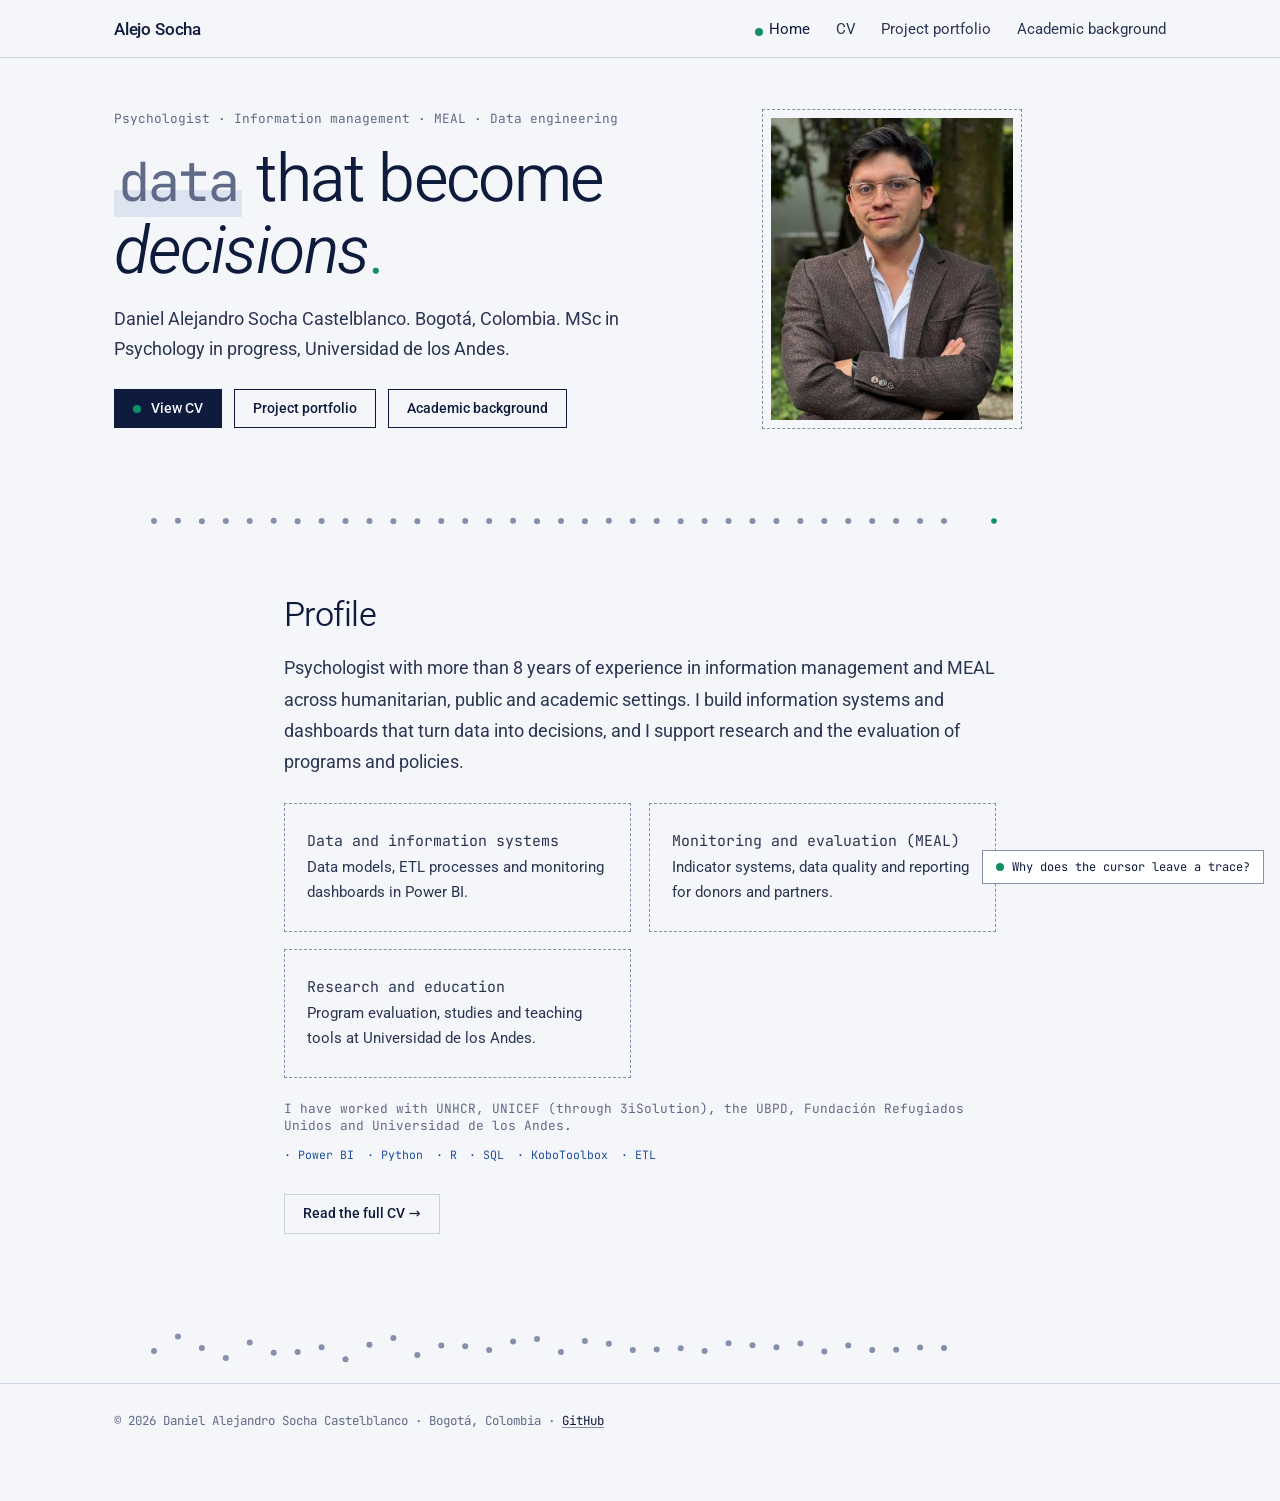
<file: index.html>
<!doctype html>
<html lang="en"><head><meta charset="utf-8"><meta name="viewport" content="width=device-width,initial-scale=1">
<title>Home · Alejo Socha</title>
<meta name="description" content="Daniel Alejandro Socha Castelblanco: psychologist, information management, MEAL and data engineering specialist in humanitarian and development settings.">
<link rel="stylesheet" href="style.css"></head><body>
<header class="nav"><div class="wrap"><a class="brand" href="index.html">Alejo Socha</a><nav><ul><li><a href="index.html" class="active">Home</a></li><li><a href="cv.html">CV</a></li><li><a href="proyectos.html">Project portfolio</a></li><li><a href="tesis.html">Academic background</a></li></ul></nav></div></header>
<section class="hero"><div class="wrap hero-with-photo">
<div>
<p class="eyebrow">Psychologist · Information management · MEAL · Data engineering</p>
<h1><span class="raw">data</span> that become <em>decisions</em><span class="dec">.</span></h1>
<p class="lead">Daniel Alejandro Socha Castelblanco. Bogotá, Colombia. MSc in Psychology in progress, Universidad de los Andes.</p>
<div class="btns"><a class="btn solid" href="cv.html">View CV</a><a class="btn" href="proyectos.html">Project portfolio</a><a class="btn" href="tesis.html">Academic background</a></div>
</div>
<figure class="hero-photo"><img src="img/WhatsApp%20Image%202026-11-25%20at%201.35.46%20PM.jpeg" alt="Portrait of Daniel Alejandro Socha Castelblanco" width="636" height="1063"></figure>
</div></section><main>
<div class="wrap" style="max-width:760px">
<h2>Profile</h2>
<p style="font-size:1.12rem;line-height:1.75">Psychologist with more than 8 years of experience in information management and MEAL across humanitarian, public and academic settings. I build information systems and dashboards that turn data into decisions, and I support research and the evaluation of programs and policies.</p>

<div class="cards" style="margin-top:1.6rem">
  <div class="card"><p class="label">Data and information systems</p><p>Data models, ETL processes and monitoring dashboards in Power BI.</p></div>
  <div class="card"><p class="label">Monitoring and evaluation (MEAL)</p><p>Indicator systems, data quality and reporting for donors and partners.</p></div>
  <div class="card"><p class="label">Research and education</p><p>Program evaluation, studies and teaching tools at Universidad de los Andes.</p></div>
</div>

<p class="meta" style="margin-top:1.4rem">I have worked with UNHCR, UNICEF (through 3iSolution), the UBPD, Fundación Refugiados Unidos and Universidad de los Andes.</p>

<div class="tags" style="margin-top:.6rem"><span class="tag b">Power BI</span><span class="tag b">Python</span><span class="tag b">R</span><span class="tag b">SQL</span><span class="tag b">KoboToolbox</span><span class="tag b">ETL</span></div>

<p style="margin-top:2rem"><a class="btn" style="color:var(--fg);border-color:var(--line)" href="cv.html">Read the full CV →</a></p>
</div></main>
<footer><div class="wrap">© 2026 Daniel Alejandro Socha Castelblanco · Bogotá, Colombia · <a href="https://github.com/dalejandro0506">GitHub</a></div></footer>
<script src="gaze.js" defer=""></script>
</body></html>
</file>
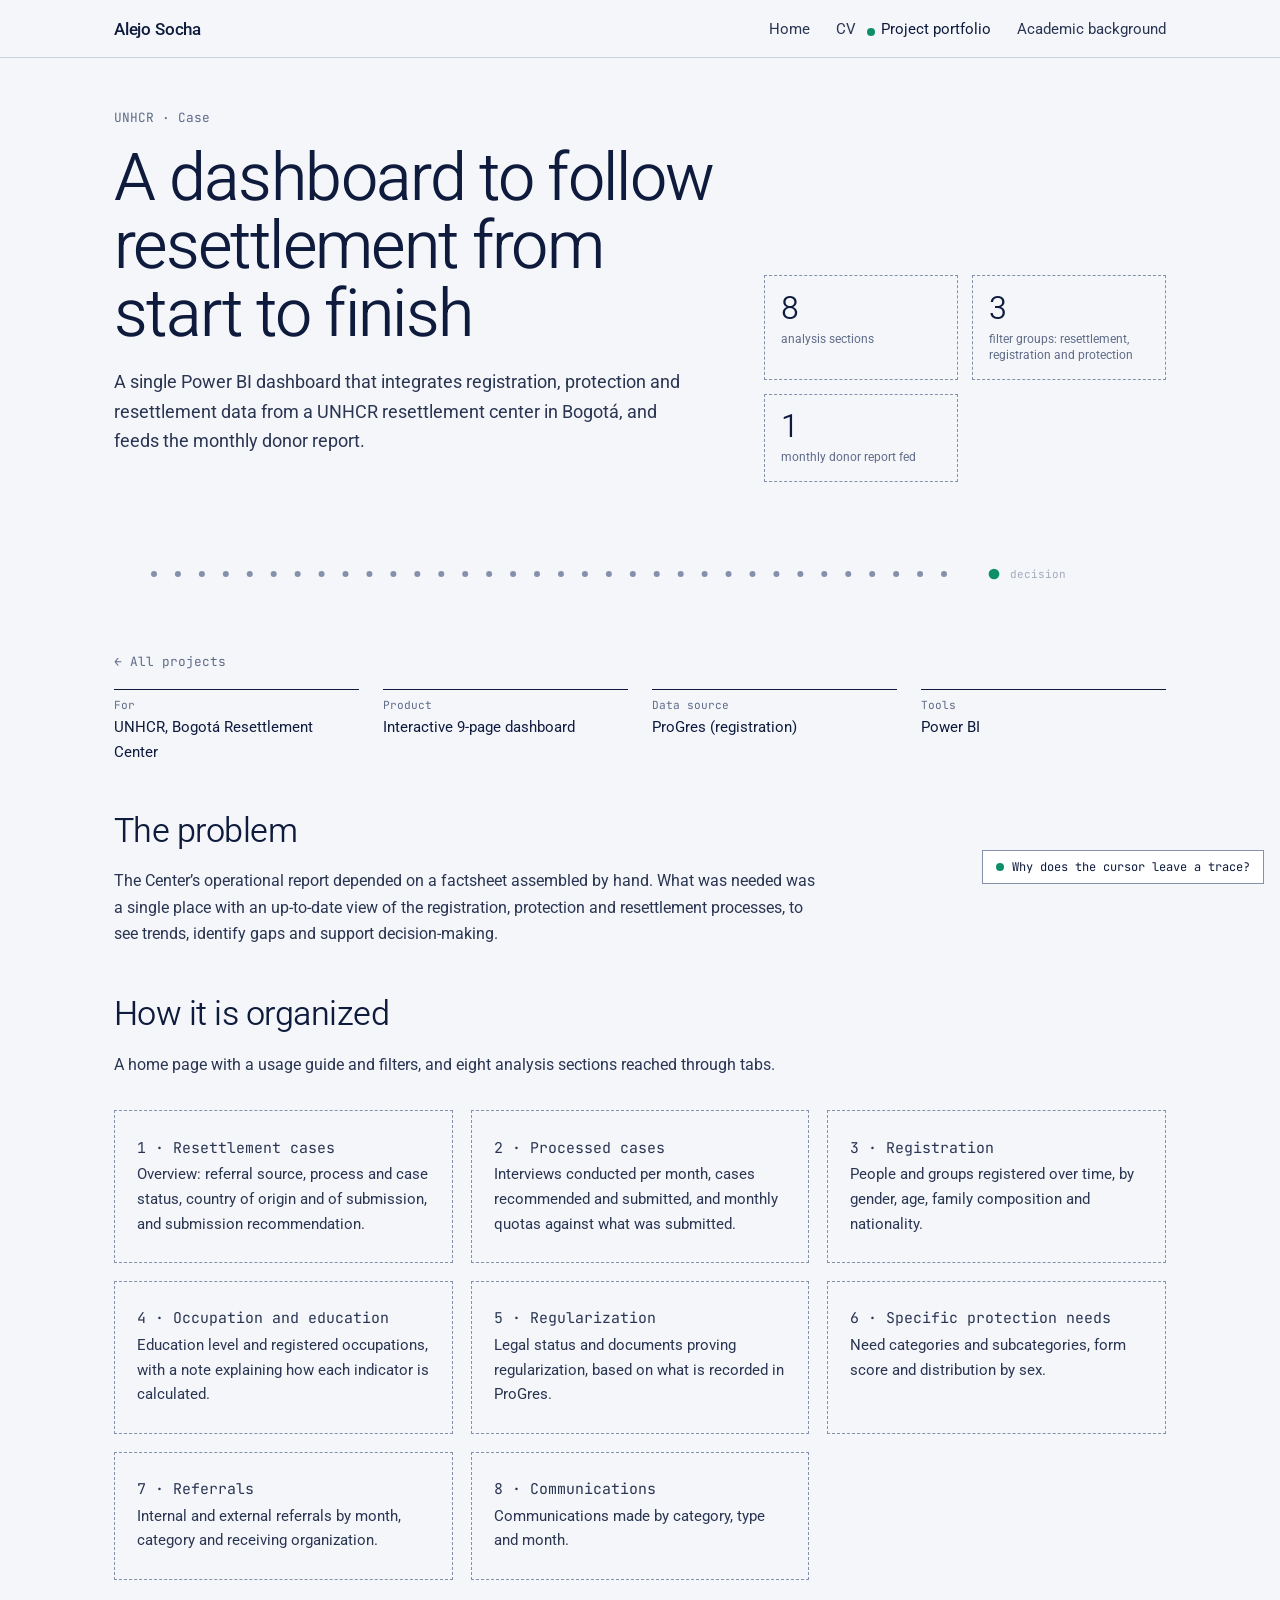
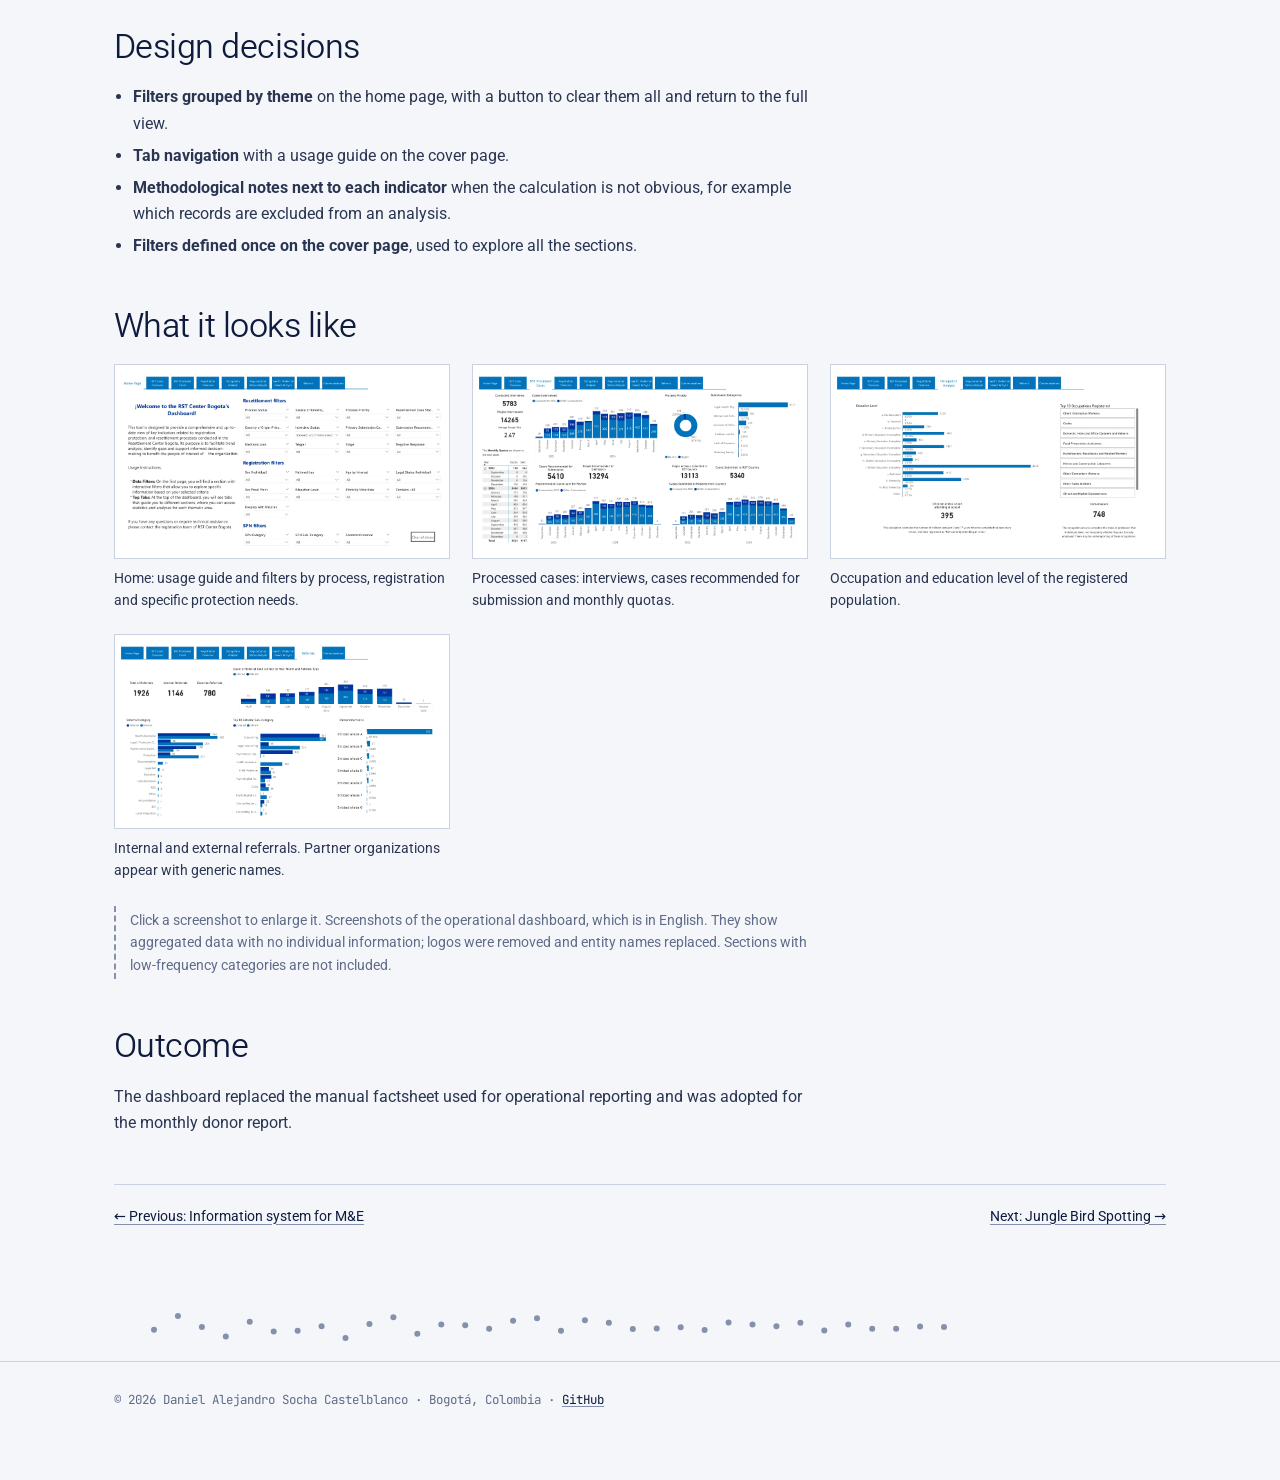
<file: caso-acnur.html>
<!doctype html>
<html lang="en"><head>
<meta charset="utf-8">
<meta name="viewport" content="width=device-width,initial-scale=1">
<title>Resettlement dashboard · Alejo Socha</title>
<meta name="description" content="Case: Power BI dashboard integrating registration, protection and resettlement data from a UNHCR resettlement center in Bogotá, adopted for monthly donor reporting.">
<link rel="stylesheet" href="style.css">
<link rel="stylesheet" href="portafolio.css">
</head>
<body>
<header class="nav"><div class="wrap"><a class="brand" href="index.html">Alejo Socha</a><nav><ul><li><a href="index.html">Home</a></li><li><a href="cv.html">CV</a></li><li><a href="proyectos.html" class="active">Project portfolio</a></li><li><a href="tesis.html">Academic background</a></li></ul></nav></div></header>

<section class="hero">
  <div class="wrap">
    <div>
      <p class="eyebrow">UNHCR · Case</p>
      <h1>A dashboard to follow resettlement from start to finish</h1>
      <p class="lead">A single Power BI dashboard that integrates registration, protection and resettlement data from a UNHCR resettlement center in Bogotá, and feeds the monthly donor report.</p>
    </div>
    <div class="stats">
      <div class="stat"><b>8</b><span>analysis sections</span></div>
      <div class="stat"><b>3</b><span>filter groups: resettlement, registration and protection</span></div>
      <div class="stat"><b>1</b><span>monthly donor report fed</span></div>
    </div>
  </div>
</section>

<main>
<div class="wrap">
<a class="back" href="proyectos.html">← All projects</a>

<dl class="facts">
  <div><dt>For</dt><dd>UNHCR, Bogotá Resettlement Center</dd></div>
  <div><dt>Product</dt><dd>Interactive 9-page dashboard</dd></div>
  <div><dt>Data source</dt><dd>ProGres (registration)</dd></div>
  <div><dt>Tools</dt><dd>Power BI</dd></div>
</dl>

<h2>The problem</h2>
<div class="prose">
  <p>The Center’s operational report depended on a factsheet assembled by hand. What was needed was a single place with an up-to-date view of the registration, protection and resettlement processes, to see trends, identify gaps and support decision-making.</p>
</div>

<h2>How it is organized</h2>
<p class="intro">A home page with a usage guide and filters, and eight analysis sections reached through tabs.</p>
<div class="cards">
  <div class="card"><p class="label">1 · Resettlement cases</p><p>Overview: referral source, process and case status, country of origin and of submission, and submission recommendation.</p></div>
  <div class="card"><p class="label">2 · Processed cases</p><p>Interviews conducted per month, cases recommended and submitted, and monthly quotas against what was submitted.</p></div>
  <div class="card"><p class="label">3 · Registration</p><p>People and groups registered over time, by gender, age, family composition and nationality.</p></div>
  <div class="card"><p class="label">4 · Occupation and education</p><p>Education level and registered occupations, with a note explaining how each indicator is calculated.</p></div>
  <div class="card"><p class="label">5 · Regularization</p><p>Legal status and documents proving regularization, based on what is recorded in ProGres.</p></div>
  <div class="card"><p class="label">6 · Specific protection needs</p><p>Need categories and subcategories, form score and distribution by sex.</p></div>
  <div class="card"><p class="label">7 · Referrals</p><p>Internal and external referrals by month, category and receiving organization.</p></div>
  <div class="card"><p class="label">8 · Communications</p><p>Communications made by category, type and month.</p></div>
</div>

<h2>Design decisions</h2>
<div class="prose">
  <ul>
    <li><b>Filters grouped by theme</b> on the home page, with a button to clear them all and return to the full view.</li>
    <li><b>Tab navigation</b> with a usage guide on the cover page.</li>
    <li><b>Methodological notes next to each indicator</b> when the calculation is not obvious, for example which records are excluded from an analysis.</li>
    <li><b>Filters defined once on the cover page</b>, used to explore all the sections.</li>
  </ul>
</div>

<h2>What it looks like</h2>
<div class="gallery">
  <figure><img src="img/acnur-inicio.webp" alt="Dashboard home page: usage instructions, navigation tabs and filters for resettlement, registration and protection needs" loading="lazy"><figcaption>Home: usage guide and filters by process, registration and specific protection needs.</figcaption></figure>
  <figure><img src="img/acnur-casos-procesados.webp" alt="Processed cases: interviews conducted per month, recommended cases and monthly quotas" loading="lazy"><figcaption>Processed cases: interviews, cases recommended for submission and monthly quotas.</figcaption></figure>
  <figure><img src="img/acnur-ocupacion.webp" alt="Occupation and education level analysis of the registered population" loading="lazy"><figcaption>Occupation and education level of the registered population.</figcaption></figure>
  <figure><img src="img/acnur-remisiones.webp" alt="Internal and external referrals by month, category and partner organization" loading="lazy"><figcaption>Internal and external referrals. Partner organizations appear with generic names.</figcaption></figure>
</div>
<p class="note">Click a screenshot to enlarge it. Screenshots of the operational dashboard, which is in English. They show aggregated data with no individual information; logos were removed and entity names replaced. Sections with low-frequency categories are not included.</p>

<h2>Outcome</h2>
<div class="prose">
  <p>The dashboard replaced the manual factsheet used for operational reporting and was adopted for the monthly donor report.</p>
  <!-- COMPLETAR (opcional): qué cambió en la práctica, p. ej. tiempo de preparación del reporte antes → después, o quién lo consulta. -->
</div>

<div class="case-nav">
  <a href="caso-fru.html">← Previous: Information system for M&amp;E</a>
  <a href="caso-aves.html">Next: Jungle Bird Spotting →</a>
</div>

</div>
</main>

<footer><div class="wrap">© 2026 Daniel Alejandro Socha Castelblanco · Bogotá, Colombia · <a href="https://github.com/dalejandro0506">GitHub</a></div></footer>
<script src="lightbox.js" defer=""></script>
<script src="gaze.js" defer=""></script>


</body></html>
</file>
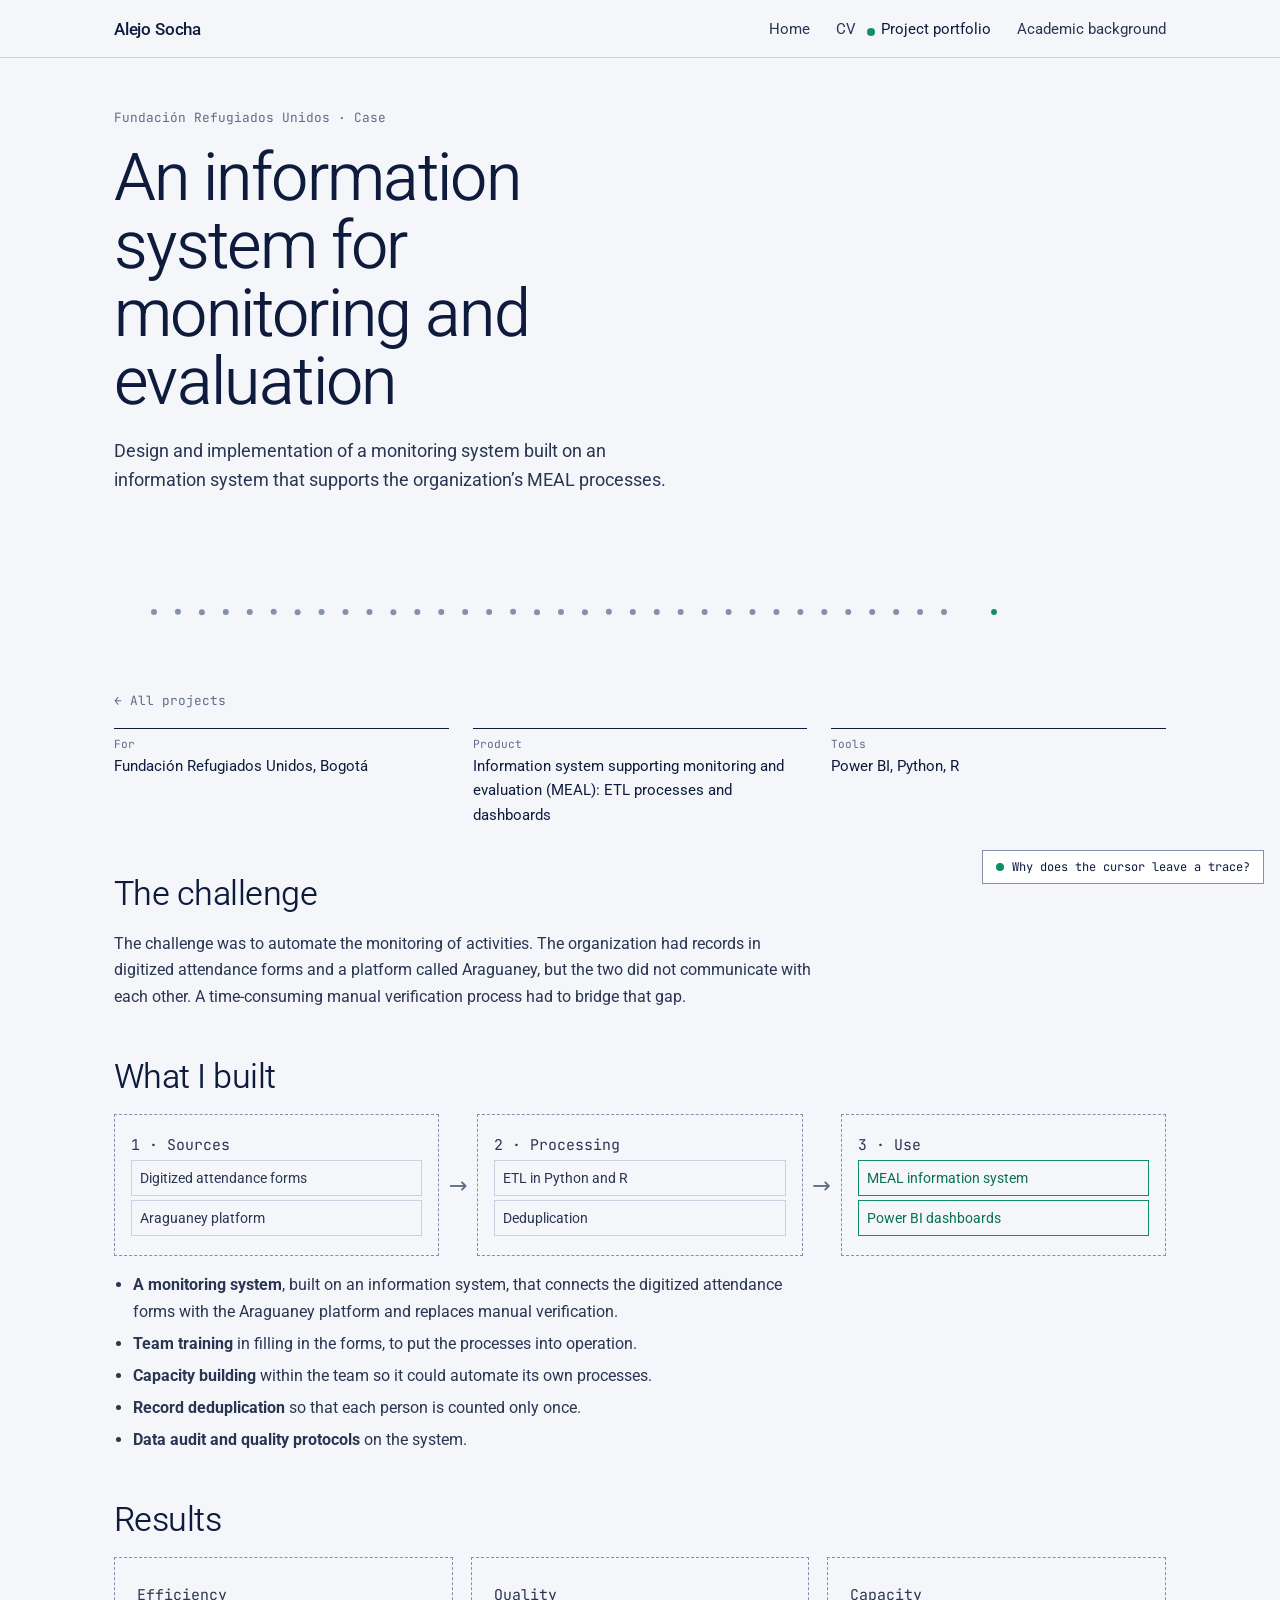
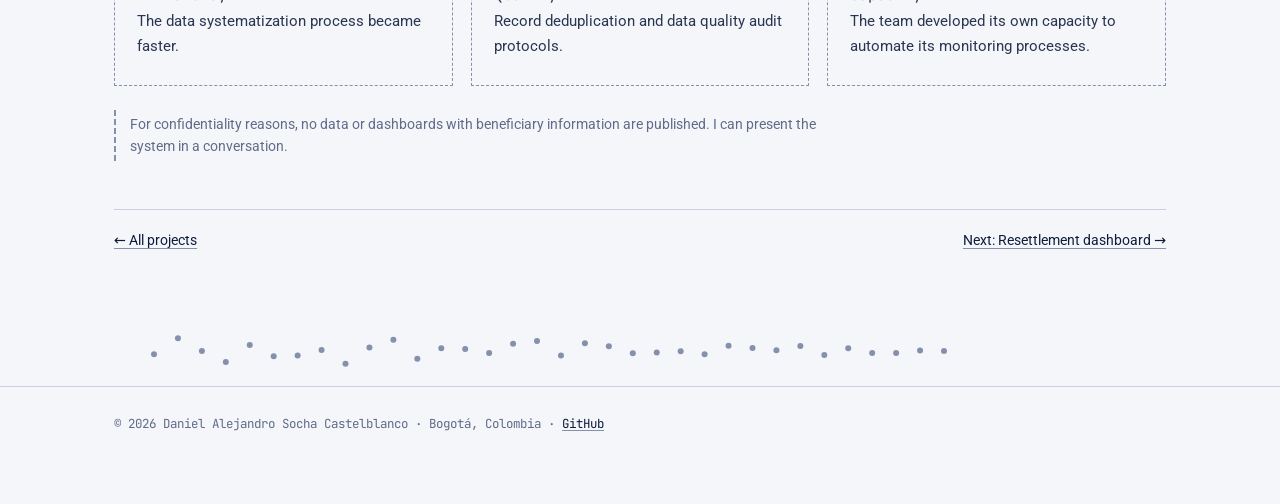
<file: caso-fru.html>
<!doctype html>
<html lang="en"><head>
<meta charset="utf-8">
<meta name="viewport" content="width=device-width,initial-scale=1">
<title>Information system for M&amp;E · Alejo Socha</title>
<meta name="description" content="Case: design and implementation of a monitoring system built on an information system for the MEAL processes of Fundación Refugiados Unidos.">
<link rel="stylesheet" href="style.css">
<link rel="stylesheet" href="portafolio.css">
</head>
<body>
<header class="nav"><div class="wrap"><a class="brand" href="index.html">Alejo Socha</a><nav><ul><li><a href="index.html">Home</a></li><li><a href="cv.html">CV</a></li><li><a href="proyectos.html" class="active">Project portfolio</a></li><li><a href="tesis.html">Academic background</a></li></ul></nav></div></header>

<section class="hero">
  <div class="wrap">
    <div>
      <p class="eyebrow">Fundación Refugiados Unidos · Case</p>
      <h1>An information system for monitoring and evaluation</h1>
      <p class="lead">Design and implementation of a monitoring system built on an information system that supports the organization’s MEAL processes.</p>
    </div>
  </div>
</section>

<main>
<div class="wrap">
<a class="back" href="proyectos.html">← All projects</a>

<dl class="facts">
  <div><dt>For</dt><dd>Fundación Refugiados Unidos, Bogotá</dd></div>
  <div><dt>Product</dt><dd>Information system supporting monitoring and evaluation (MEAL): ETL processes and dashboards</dd></div>
  <div><dt>Tools</dt><dd>Power BI, Python, R</dd></div>
</dl>

<h2>The challenge</h2>
<div class="prose">
  <p>The challenge was to automate the monitoring of activities. The organization had records in digitized attendance forms and a platform called Araguaney, but the two did not communicate with each other. A time-consuming manual verification process had to bridge that gap.</p>
</div>

<h2>What I built</h2>
<div class="flow">
  <div class="card"><p class="label">1 · Sources</p><div>Digitized attendance forms</div><div>Araguaney platform</div></div>
  <div class="arrow">→</div>
  <div class="card"><p class="label">2 · Processing</p><div>ETL in Python and R</div><div>Deduplication</div></div>
  <div class="arrow">→</div>
  <div class="card grn"><p class="label">3 · Use</p><div>MEAL information system</div><div>Power BI dashboards</div></div>
</div>
<div class="prose">
  <ul>
    <li><b>A monitoring system</b>, built on an information system, that connects the digitized attendance forms with the Araguaney platform and replaces manual verification.</li>
    <li><b>Team training</b> in filling in the forms, to put the processes into operation.</li>
    <li><b>Capacity building</b> within the team so it could automate its own processes.</li>
    <li><b>Record deduplication</b> so that each person is counted only once.</li>
        <li><b>Data audit and quality protocols</b> on the system.</li>
  </ul>
</div>

<!-- COMPLETAR: sección "Cómo se ve" con 1-2 capturas del tablero (datos ficticios/anonimizados) o el diagrama del modelo relacional. Formato: <h2>Cómo se ve</h2><div class="gallery"><figure><img src="img/fru-xxx.webp" alt="..."><figcaption>...</figcaption></figure></div> -->

<h2>Results</h2>
<div class="cards">
  <div class="card"><p class="label">Efficiency</p><p>The data systematization process became faster.</p></div>
  <div class="card"><p class="label">Quality</p><p>Record deduplication and data quality audit protocols.</p></div>
  <div class="card"><p class="label">Capacity</p><p>The team developed its own capacity to automate its monitoring processes.</p></div>
</div>
<!-- COMPLETAR (opcional pero fuerte): ¿qué decisión se tomó o qué reporte a donante salió gracias al sistema? ¿Quién lo sigue usando? -->

<p class="note">For confidentiality reasons, no data or dashboards with beneficiary information are published. I can present the system in a conversation.</p>

<div class="case-nav">
  <a href="proyectos.html">← All projects</a>
  <a href="caso-acnur.html">Next: Resettlement dashboard →</a>
</div>

</div>
</main>

<footer><div class="wrap">© 2026 Daniel Alejandro Socha Castelblanco · Bogotá, Colombia · <a href="https://github.com/dalejandro0506">GitHub</a></div></footer>
<script src="gaze.js" defer=""></script>



</body></html>
</file>
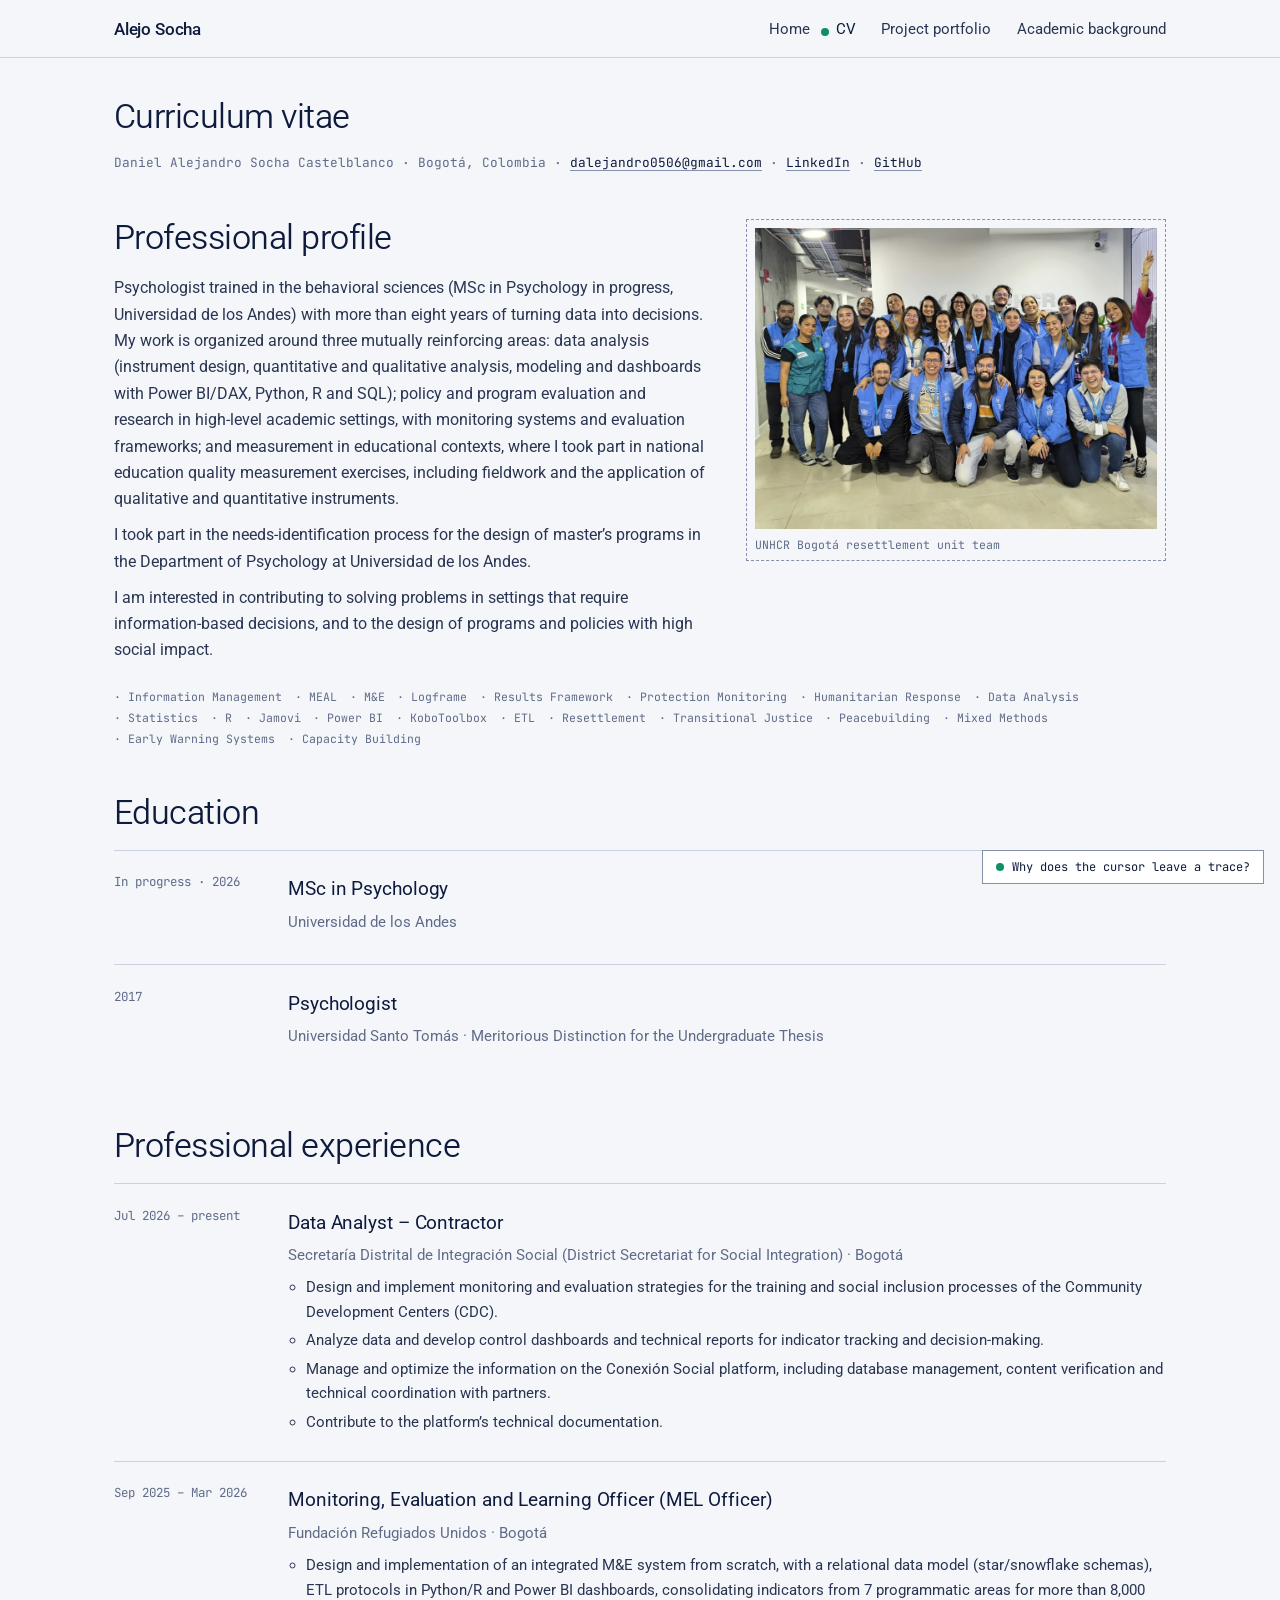
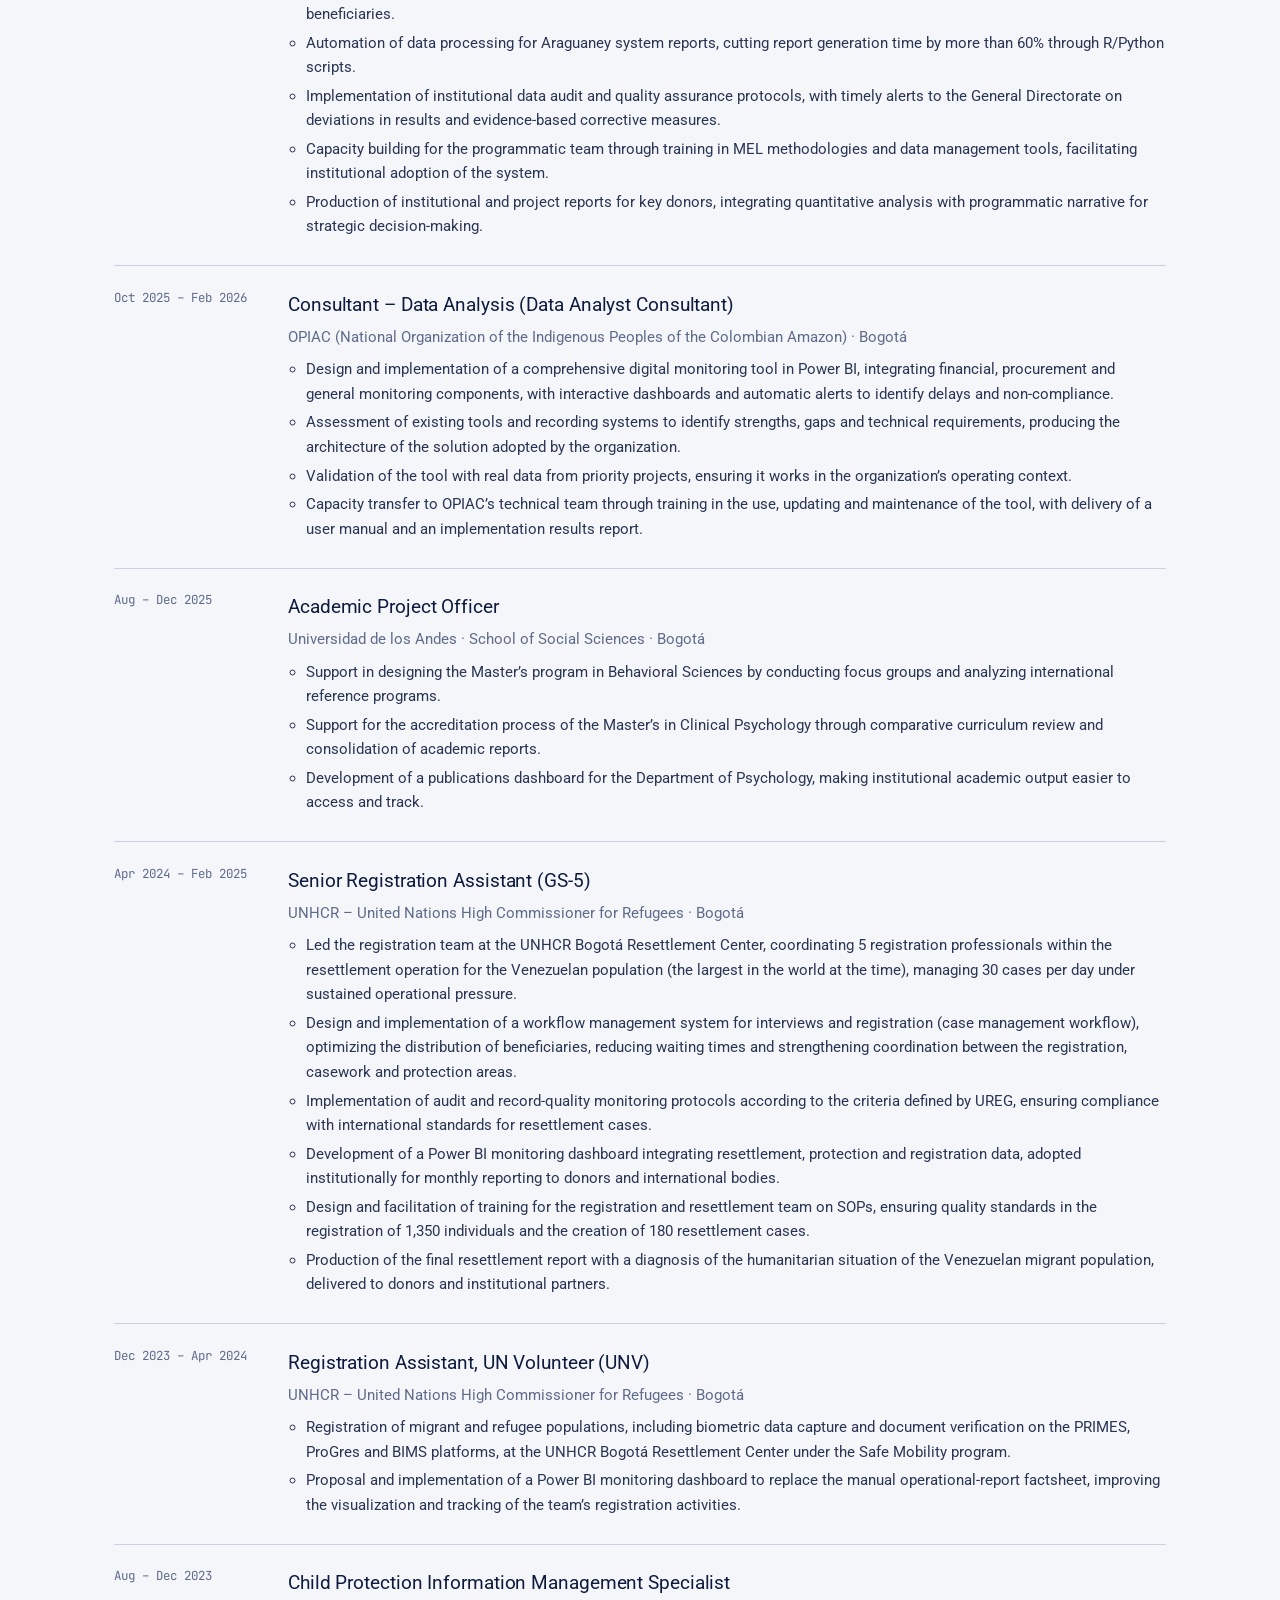
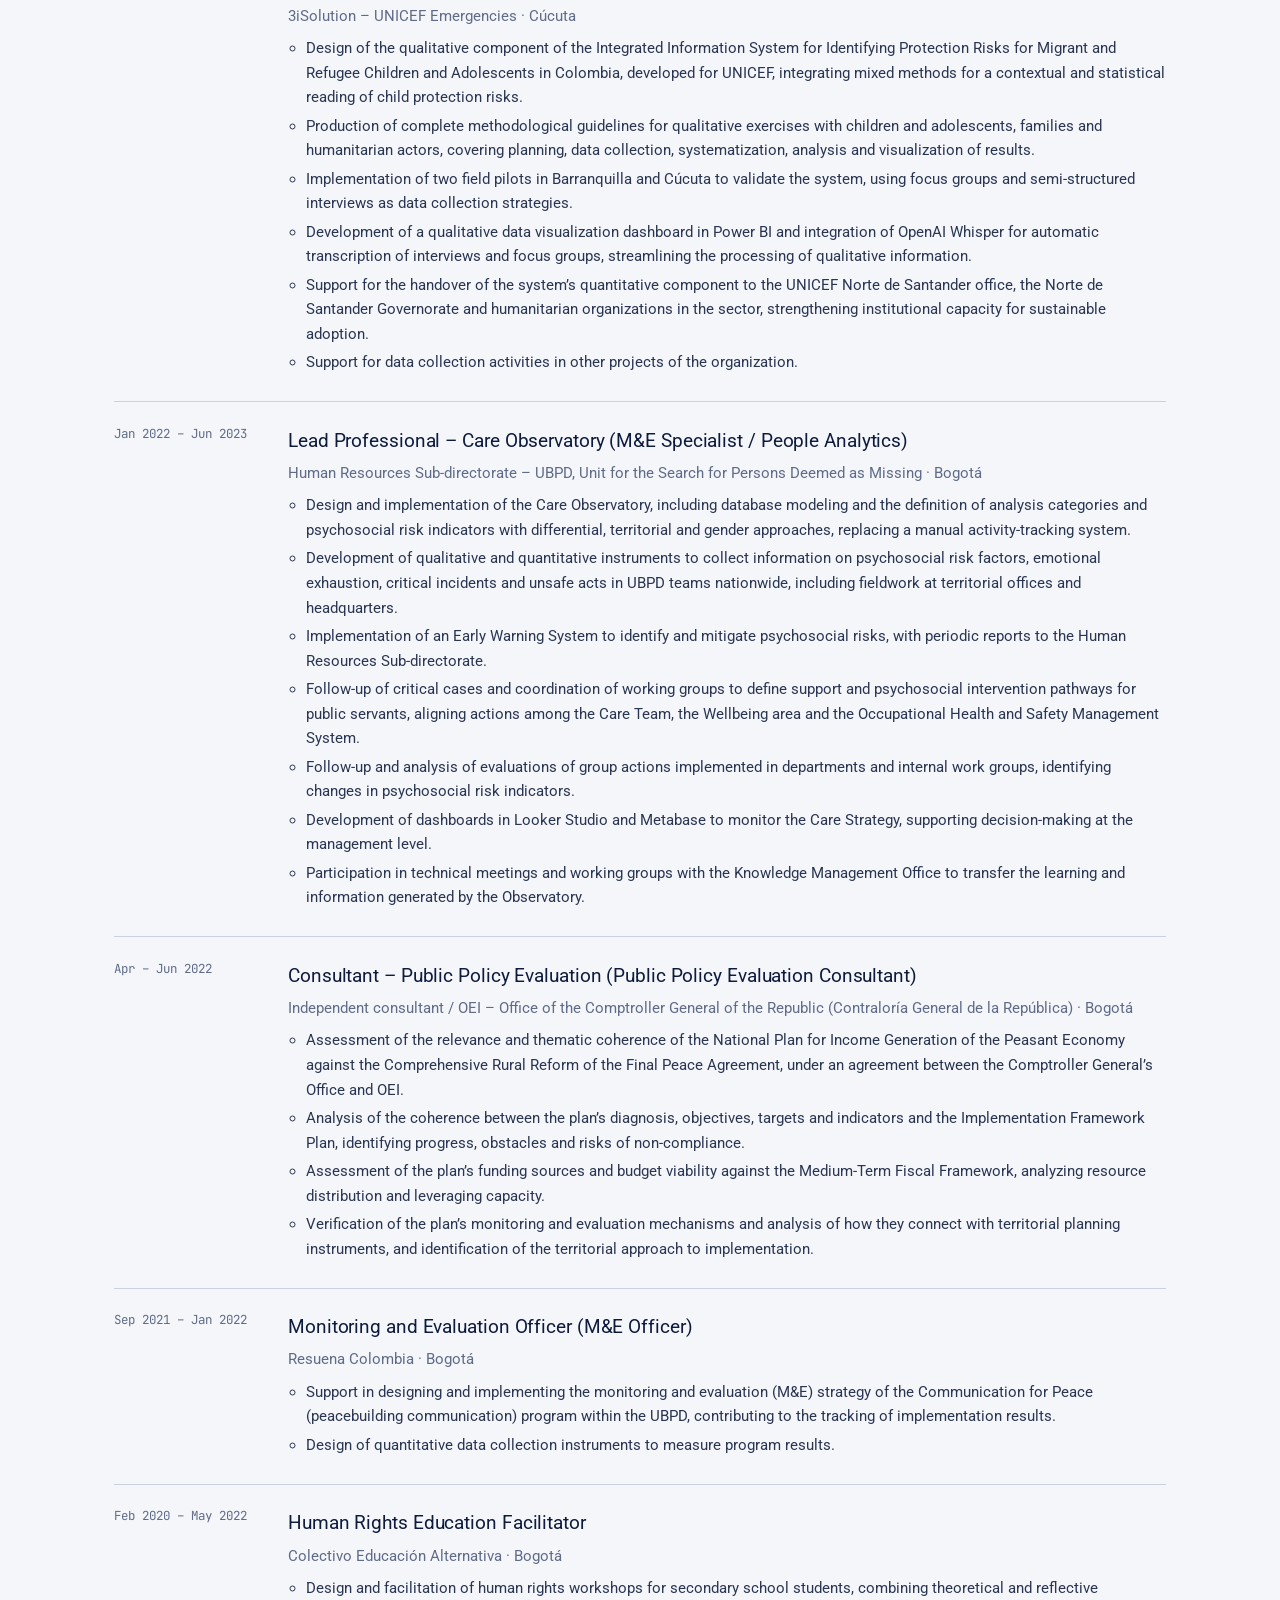
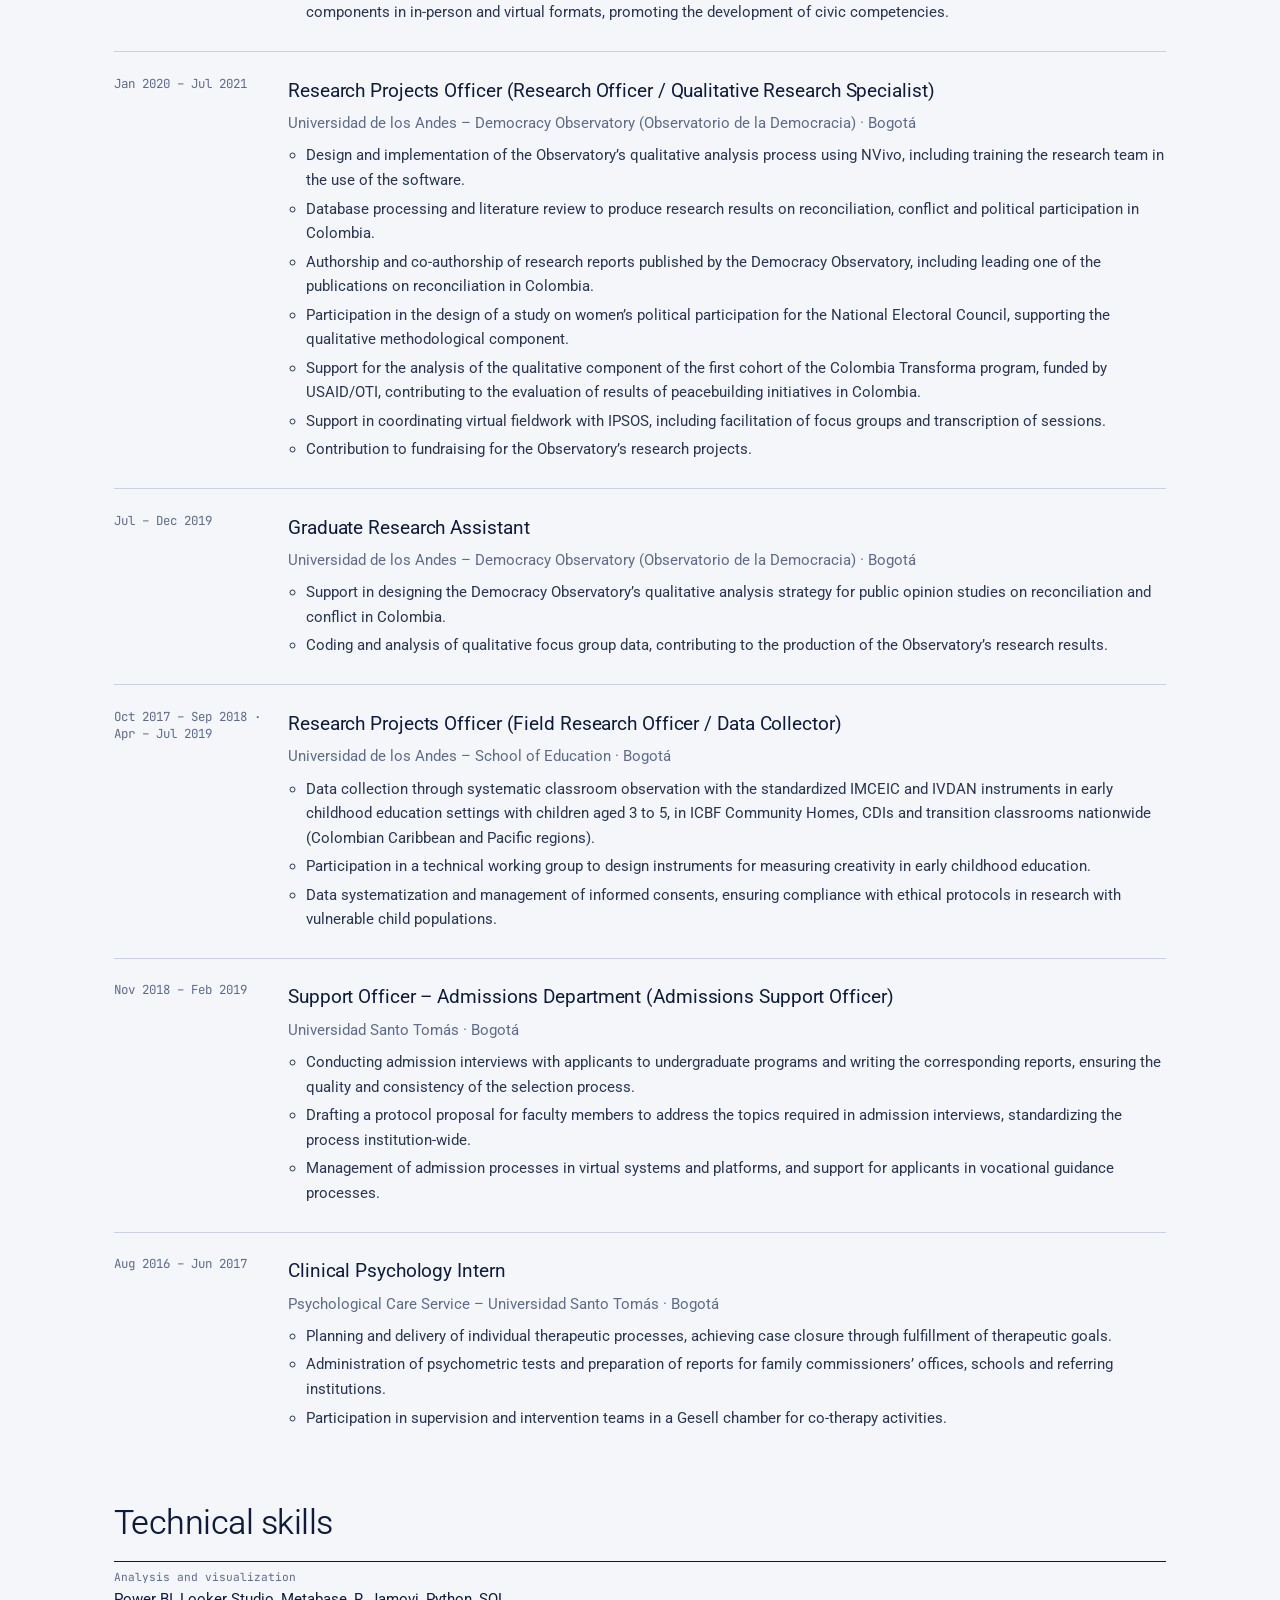
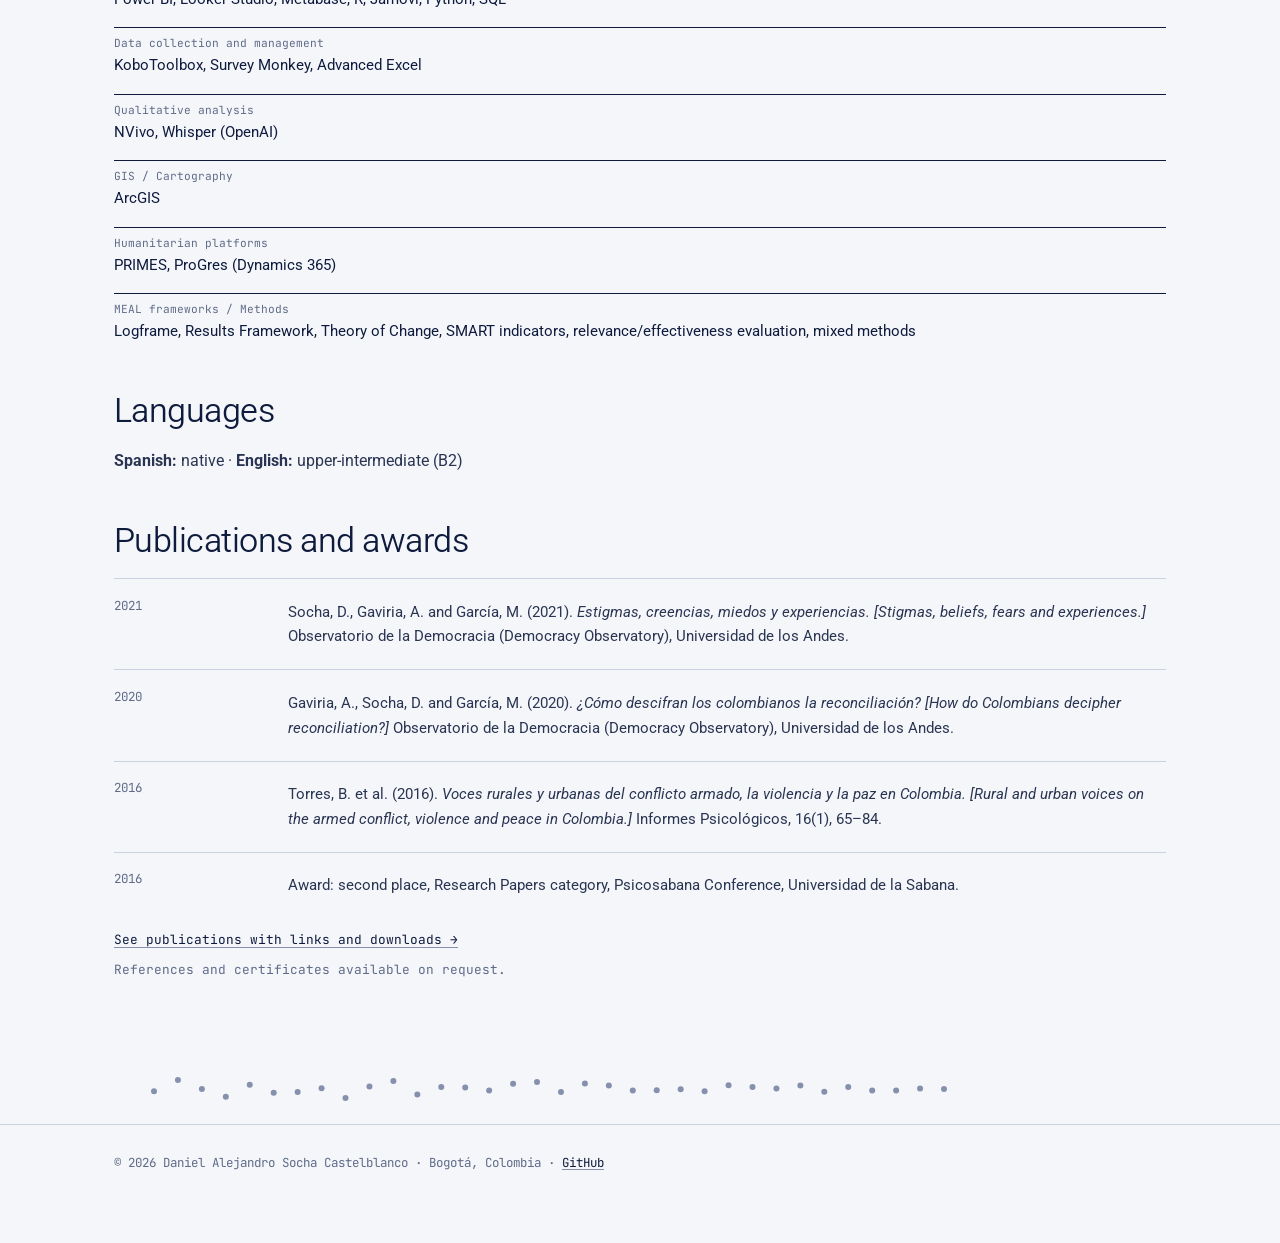
<file: cv.html>
<!doctype html>
<html lang="en"><head><meta charset="utf-8"><meta name="viewport" content="width=device-width,initial-scale=1">
<title>CV · Alejo Socha</title>
<meta name="description" content="Curriculum vitae of Daniel Alejandro Socha Castelblanco: information management, MEAL and data analysis in humanitarian, public and academic settings.">
<link rel="stylesheet" href="style.css"><link rel="stylesheet" href="portafolio.css"></head><body>
<header class="nav"><div class="wrap"><a class="brand" href="index.html">Alejo Socha</a><nav><ul><li><a href="index.html">Home</a></li><li><a href="cv.html" class="active">CV</a></li><li><a href="proyectos.html">Project portfolio</a></li><li><a href="tesis.html">Academic background</a></li></ul></nav></div></header>
<main>
<div class="wrap">
<h2>Curriculum vitae</h2>
<p class="meta">Daniel Alejandro Socha Castelblanco · Bogotá, Colombia · <a href="mailto:dalejandro0506@gmail.com">dalejandro0506@gmail.com</a> · <a href="https://www.linkedin.com/in/daniel-alejandro-socha-castelblanco">LinkedIn</a> · <a href="https://github.com/dalejandro0506">GitHub</a></p>

<div class="profile">
<div>
<h2>Professional profile</h2>
<div class="prose">
<p>Psychologist trained in the behavioral sciences (MSc in Psychology in progress, Universidad de los Andes) with more than eight years of turning data into decisions. My work is organized around three mutually reinforcing areas: data analysis (instrument design, quantitative and qualitative analysis, modeling and dashboards with Power BI/DAX, Python, R and SQL); policy and program evaluation and research in high-level academic settings, with monitoring systems and evaluation frameworks; and measurement in educational contexts, where I took part in national education quality measurement exercises, including fieldwork and the application of qualitative and quantitative instruments.</p>
<p>I took part in the needs-identification process for the design of master’s programs in the Department of Psychology at Universidad de los Andes.</p>
<p>I am interested in contributing to solving problems in settings that require information-based decisions, and to the design of programs and policies with high social impact.</p>
</div>
</div>
<figure class="photo team"><img src="img/WhatsApp%20Image%202026-11-27%20at%201.09.08%20AM.jpeg" alt="UNHCR Bogotá resettlement unit team" width="963" height="722"><figcaption>UNHCR Bogotá resettlement unit team</figcaption></figure>
</div>
<div class="tags" style="margin-top:1rem"><span class="tag">Information Management</span><span class="tag">MEAL</span><span class="tag">M&amp;E</span><span class="tag">Logframe</span><span class="tag">Results Framework</span><span class="tag">Protection Monitoring</span><span class="tag">Humanitarian Response</span><span class="tag">Data Analysis</span><span class="tag">Statistics</span><span class="tag">R</span><span class="tag">Jamovi</span><span class="tag">Power BI</span><span class="tag">KoboToolbox</span><span class="tag">ETL</span><span class="tag">Resettlement</span><span class="tag">Transitional Justice</span><span class="tag">Peacebuilding</span><span class="tag">Mixed Methods</span><span class="tag">Early Warning Systems</span><span class="tag">Capacity Building</span></div>

<h2>Education</h2>
<ul class="tl">
<li><div class="when">In progress · 2026</div><div><h3>MSc in Psychology</h3><p class="org">Universidad de los Andes</p></div></li>
<li><div class="when">2017</div><div><h3>Psychologist</h3><p class="org">Universidad Santo Tomás · Meritorious Distinction for the Undergraduate Thesis</p></div></li>
</ul>

<h2>Professional experience</h2>
<ul class="tl">
<li><div class="when">Jul 2026 – present</div><div><h3>Data Analyst – Contractor</h3><p class="org">Secretaría Distrital de Integración Social (District Secretariat for Social Integration) · Bogotá</p><ul><li>Design and implement monitoring and evaluation strategies for the training and social inclusion processes of the Community Development Centers (CDC).</li><li>Analyze data and develop control dashboards and technical reports for indicator tracking and decision-making.</li><li>Manage and optimize the information on the Conexión Social platform, including database management, content verification and technical coordination with partners.</li><li>Contribute to the platform’s technical documentation.</li></ul></div></li>
<li><div class="when">Sep 2025 – Mar 2026</div><div><h3>Monitoring, Evaluation and Learning Officer (MEL Officer)</h3><p class="org">Fundación Refugiados Unidos · Bogotá</p><ul><li>Design and implementation of an integrated M&amp;E system from scratch, with a relational data model (star/snowflake schemas), ETL protocols in Python/R and Power BI dashboards, consolidating indicators from 7 programmatic areas for more than 8,000 beneficiaries.</li><li>Automation of data processing for Araguaney system reports, cutting report generation time by more than 60% through R/Python scripts.</li><li>Implementation of institutional data audit and quality assurance protocols, with timely alerts to the General Directorate on deviations in results and evidence-based corrective measures.</li><li>Capacity building for the programmatic team through training in MEL methodologies and data management tools, facilitating institutional adoption of the system.</li><li>Production of institutional and project reports for key donors, integrating quantitative analysis with programmatic narrative for strategic decision-making.</li></ul></div></li>
<li><div class="when">Oct 2025 – Feb 2026</div><div><h3>Consultant – Data Analysis (Data Analyst Consultant)</h3><p class="org">OPIAC (National Organization of the Indigenous Peoples of the Colombian Amazon) · Bogotá</p><ul><li>Design and implementation of a comprehensive digital monitoring tool in Power BI, integrating financial, procurement and general monitoring components, with interactive dashboards and automatic alerts to identify delays and non-compliance.</li><li>Assessment of existing tools and recording systems to identify strengths, gaps and technical requirements, producing the architecture of the solution adopted by the organization.</li><li>Validation of the tool with real data from priority projects, ensuring it works in the organization’s operating context.</li><li>Capacity transfer to OPIAC’s technical team through training in the use, updating and maintenance of the tool, with delivery of a user manual and an implementation results report.</li></ul></div></li>
<li><div class="when">Aug – Dec 2025</div><div><h3>Academic Project Officer</h3><p class="org">Universidad de los Andes · School of Social Sciences · Bogotá</p><ul><li>Support in designing the Master’s program in Behavioral Sciences by conducting focus groups and analyzing international reference programs.</li><li>Support for the accreditation process of the Master’s in Clinical Psychology through comparative curriculum review and consolidation of academic reports.</li><li>Development of a publications dashboard for the Department of Psychology, making institutional academic output easier to access and track.</li></ul></div></li>
<li><div class="when">Apr 2024 – Feb 2025</div><div><h3>Senior Registration Assistant (GS-5)</h3><p class="org">UNHCR – United Nations High Commissioner for Refugees · Bogotá</p><ul><li>Led the registration team at the UNHCR Bogotá Resettlement Center, coordinating 5 registration professionals within the resettlement operation for the Venezuelan population (the largest in the world at the time), managing 30 cases per day under sustained operational pressure.</li><li>Design and implementation of a workflow management system for interviews and registration (case management workflow), optimizing the distribution of beneficiaries, reducing waiting times and strengthening coordination between the registration, casework and protection areas.</li><li>Implementation of audit and record-quality monitoring protocols according to the criteria defined by UREG, ensuring compliance with international standards for resettlement cases.</li><li>Development of a Power BI monitoring dashboard integrating resettlement, protection and registration data, adopted institutionally for monthly reporting to donors and international bodies.</li><li>Design and facilitation of training for the registration and resettlement team on SOPs, ensuring quality standards in the registration of 1,350 individuals and the creation of 180 resettlement cases.</li><li>Production of the final resettlement report with a diagnosis of the humanitarian situation of the Venezuelan migrant population, delivered to donors and institutional partners.</li></ul></div></li>
<li><div class="when">Dec 2023 – Apr 2024</div><div><h3>Registration Assistant, UN Volunteer (UNV)</h3><p class="org">UNHCR – United Nations High Commissioner for Refugees · Bogotá</p><ul><li>Registration of migrant and refugee populations, including biometric data capture and document verification on the PRIMES, ProGres and BIMS platforms, at the UNHCR Bogotá Resettlement Center under the Safe Mobility program.</li><li>Proposal and implementation of a Power BI monitoring dashboard to replace the manual operational-report factsheet, improving the visualization and tracking of the team’s registration activities.</li></ul></div></li>
<li><div class="when">Aug – Dec 2023</div><div><h3>Child Protection Information Management Specialist</h3><p class="org">3iSolution – UNICEF Emergencies · Cúcuta</p><ul><li>Design of the qualitative component of the Integrated Information System for Identifying Protection Risks for Migrant and Refugee Children and Adolescents in Colombia, developed for UNICEF, integrating mixed methods for a contextual and statistical reading of child protection risks.</li><li>Production of complete methodological guidelines for qualitative exercises with children and adolescents, families and humanitarian actors, covering planning, data collection, systematization, analysis and visualization of results.</li><li>Implementation of two field pilots in Barranquilla and Cúcuta to validate the system, using focus groups and semi-structured interviews as data collection strategies.</li><li>Development of a qualitative data visualization dashboard in Power BI and integration of OpenAI Whisper for automatic transcription of interviews and focus groups, streamlining the processing of qualitative information.</li><li>Support for the handover of the system’s quantitative component to the UNICEF Norte de Santander office, the Norte de Santander Governorate and humanitarian organizations in the sector, strengthening institutional capacity for sustainable adoption.</li><li>Support for data collection activities in other projects of the organization.</li></ul></div></li>
<li><div class="when">Jan 2022 – Jun 2023</div><div><h3>Lead Professional – Care Observatory (M&amp;E Specialist / People Analytics)</h3><p class="org">Human Resources Sub-directorate – UBPD, Unit for the Search for Persons Deemed as Missing · Bogotá</p><ul><li>Design and implementation of the Care Observatory, including database modeling and the definition of analysis categories and psychosocial risk indicators with differential, territorial and gender approaches, replacing a manual activity-tracking system.</li><li>Development of qualitative and quantitative instruments to collect information on psychosocial risk factors, emotional exhaustion, critical incidents and unsafe acts in UBPD teams nationwide, including fieldwork at territorial offices and headquarters.</li><li>Implementation of an Early Warning System to identify and mitigate psychosocial risks, with periodic reports to the Human Resources Sub-directorate.</li><li>Follow-up of critical cases and coordination of working groups to define support and psychosocial intervention pathways for public servants, aligning actions among the Care Team, the Wellbeing area and the Occupational Health and Safety Management System.</li><li>Follow-up and analysis of evaluations of group actions implemented in departments and internal work groups, identifying changes in psychosocial risk indicators.</li><li>Development of dashboards in Looker Studio and Metabase to monitor the Care Strategy, supporting decision-making at the management level.</li><li>Participation in technical meetings and working groups with the Knowledge Management Office to transfer the learning and information generated by the Observatory.</li></ul></div></li>
<li><div class="when">Apr – Jun 2022</div><div><h3>Consultant – Public Policy Evaluation (Public Policy Evaluation Consultant)</h3><p class="org">Independent consultant / OEI – Office of the Comptroller General of the Republic (Contraloría General de la República) · Bogotá</p><ul><li>Assessment of the relevance and thematic coherence of the National Plan for Income Generation of the Peasant Economy against the Comprehensive Rural Reform of the Final Peace Agreement, under an agreement between the Comptroller General’s Office and OEI.</li><li>Analysis of the coherence between the plan’s diagnosis, objectives, targets and indicators and the Implementation Framework Plan, identifying progress, obstacles and risks of non-compliance.</li><li>Assessment of the plan’s funding sources and budget viability against the Medium-Term Fiscal Framework, analyzing resource distribution and leveraging capacity.</li><li>Verification of the plan’s monitoring and evaluation mechanisms and analysis of how they connect with territorial planning instruments, and identification of the territorial approach to implementation.</li></ul></div></li>
<li><div class="when">Sep 2021 – Jan 2022</div><div><h3>Monitoring and Evaluation Officer (M&amp;E Officer)</h3><p class="org">Resuena Colombia · Bogotá</p><ul><li>Support in designing and implementing the monitoring and evaluation (M&amp;E) strategy of the Communication for Peace (peacebuilding communication) program within the UBPD, contributing to the tracking of implementation results.</li><li>Design of quantitative data collection instruments to measure program results.</li></ul></div></li>
<li><div class="when">Feb 2020 – May 2022</div><div><h3>Human Rights Education Facilitator</h3><p class="org">Colectivo Educación Alternativa · Bogotá</p><ul><li>Design and facilitation of human rights workshops for secondary school students, combining theoretical and reflective components in in-person and virtual formats, promoting the development of civic competencies.</li></ul></div></li>
<li><div class="when">Jan 2020 – Jul 2021</div><div><h3>Research Projects Officer (Research Officer / Qualitative Research Specialist)</h3><p class="org">Universidad de los Andes – Democracy Observatory (Observatorio de la Democracia) · Bogotá</p><ul><li>Design and implementation of the Observatory’s qualitative analysis process using NVivo, including training the research team in the use of the software.</li><li>Database processing and literature review to produce research results on reconciliation, conflict and political participation in Colombia.</li><li>Authorship and co-authorship of research reports published by the Democracy Observatory, including leading one of the publications on reconciliation in Colombia.</li><li>Participation in the design of a study on women’s political participation for the National Electoral Council, supporting the qualitative methodological component.</li><li>Support for the analysis of the qualitative component of the first cohort of the Colombia Transforma program, funded by USAID/OTI, contributing to the evaluation of results of peacebuilding initiatives in Colombia.</li><li>Support in coordinating virtual fieldwork with IPSOS, including facilitation of focus groups and transcription of sessions.</li><li>Contribution to fundraising for the Observatory’s research projects.</li></ul></div></li>
<li><div class="when">Jul – Dec 2019</div><div><h3>Graduate Research Assistant</h3><p class="org">Universidad de los Andes – Democracy Observatory (Observatorio de la Democracia) · Bogotá</p><ul><li>Support in designing the Democracy Observatory’s qualitative analysis strategy for public opinion studies on reconciliation and conflict in Colombia.</li><li>Coding and analysis of qualitative focus group data, contributing to the production of the Observatory’s research results.</li></ul></div></li>
<li><div class="when">Oct 2017 – Sep 2018 · Apr – Jul 2019</div><div><h3>Research Projects Officer (Field Research Officer / Data Collector)</h3><p class="org">Universidad de los Andes – School of Education · Bogotá</p><ul><li>Data collection through systematic classroom observation with the standardized IMCEIC and IVDAN instruments in early childhood education settings with children aged 3 to 5, in ICBF Community Homes, CDIs and transition classrooms nationwide (Colombian Caribbean and Pacific regions).</li><li>Participation in a technical working group to design instruments for measuring creativity in early childhood education.</li><li>Data systematization and management of informed consents, ensuring compliance with ethical protocols in research with vulnerable child populations.</li></ul></div></li>
<li><div class="when">Nov 2018 – Feb 2019</div><div><h3>Support Officer – Admissions Department (Admissions Support Officer)</h3><p class="org">Universidad Santo Tomás · Bogotá</p><ul><li>Conducting admission interviews with applicants to undergraduate programs and writing the corresponding reports, ensuring the quality and consistency of the selection process.</li><li>Drafting a protocol proposal for faculty members to address the topics required in admission interviews, standardizing the process institution-wide.</li><li>Management of admission processes in virtual systems and platforms, and support for applicants in vocational guidance processes.</li></ul></div></li>
<li><div class="when">Aug 2016 – Jun 2017</div><div><h3>Clinical Psychology Intern</h3><p class="org">Psychological Care Service – Universidad Santo Tomás · Bogotá</p><ul><li>Planning and delivery of individual therapeutic processes, achieving case closure through fulfillment of therapeutic goals.</li><li>Administration of psychometric tests and preparation of reports for family commissioners’ offices, schools and referring institutions.</li><li>Participation in supervision and intervention teams in a Gesell chamber for co-therapy activities.</li></ul></div></li>
</ul>

<h2>Technical skills</h2>
<dl class="facts" style="grid-template-columns:1fr">
<div><dt>Analysis and visualization</dt><dd>Power BI, Looker Studio, Metabase, R, Jamovi, Python, SQL</dd></div>
<div><dt>Data collection and management</dt><dd>KoboToolbox, Survey Monkey, Advanced Excel</dd></div>
<div><dt>Qualitative analysis</dt><dd>NVivo, Whisper (OpenAI)</dd></div>
<div><dt>GIS / Cartography</dt><dd>ArcGIS</dd></div>
<div><dt>Humanitarian platforms</dt><dd>PRIMES, ProGres (Dynamics 365)</dd></div>
<div><dt>MEAL frameworks / Methods</dt><dd>Logframe, Results Framework, Theory of Change, SMART indicators, relevance/effectiveness evaluation, mixed methods</dd></div>
</dl>

<h2>Languages</h2>
<p><b>Spanish:</b> native · <b>English:</b> upper-intermediate (B2)</p>

<h2>Publications and awards</h2>
<ul class="tl compact">
<li><div class="when">2021</div><div><p>Socha, D., Gaviria, A. and García, M. (2021). <i>Estigmas, creencias, miedos y experiencias. [Stigmas, beliefs, fears and experiences.]</i> Observatorio de la Democracia (Democracy Observatory), Universidad de los Andes.</p></div></li>
<li><div class="when">2020</div><div><p>Gaviria, A., Socha, D. and García, M. (2020). <i>¿Cómo descifran los colombianos la reconciliación? [How do Colombians decipher reconciliation?]</i> Observatorio de la Democracia (Democracy Observatory), Universidad de los Andes.</p></div></li>
<li><div class="when">2016</div><div><p>Torres, B. et al. (2016). <i>Voces rurales y urbanas del conflicto armado, la violencia y la paz en Colombia. [Rural and urban voices on the armed conflict, violence and peace in Colombia.]</i> Informes Psicológicos, 16(1), 65–84.</p></div></li>
<li><div class="when">2016</div><div><p>Award: second place, Research Papers category, Psicosabana Conference, Universidad de la Sabana.</p></div></li>
</ul>
<p class="meta"><a href="tesis.html#publicaciones">See publications with links and downloads →</a></p>
<p class="meta">References and certificates available on request.</p>
</div></main>
<footer><div class="wrap">© 2026 Daniel Alejandro Socha Castelblanco · Bogotá, Colombia · <a href="https://github.com/dalejandro0506">GitHub</a></div></footer>
<script src="gaze.js" defer=""></script>

</body></html>
</file>
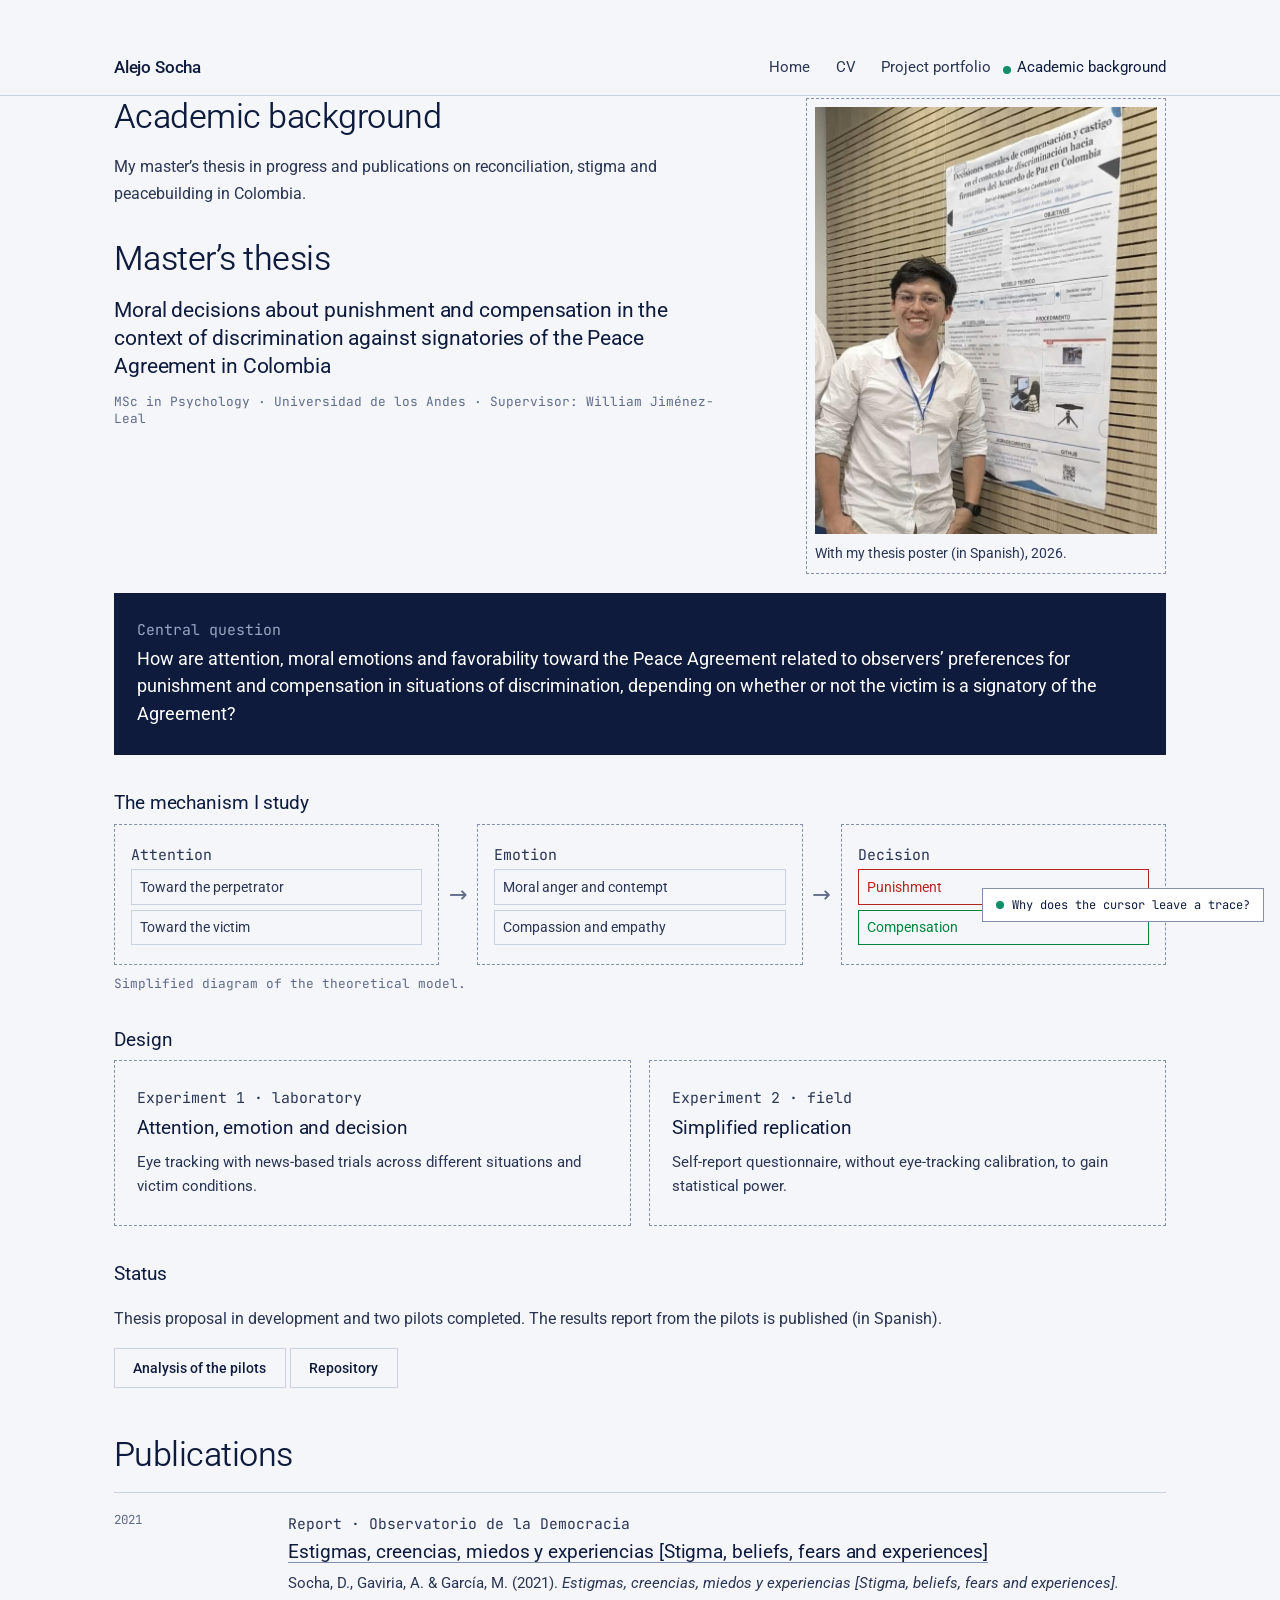
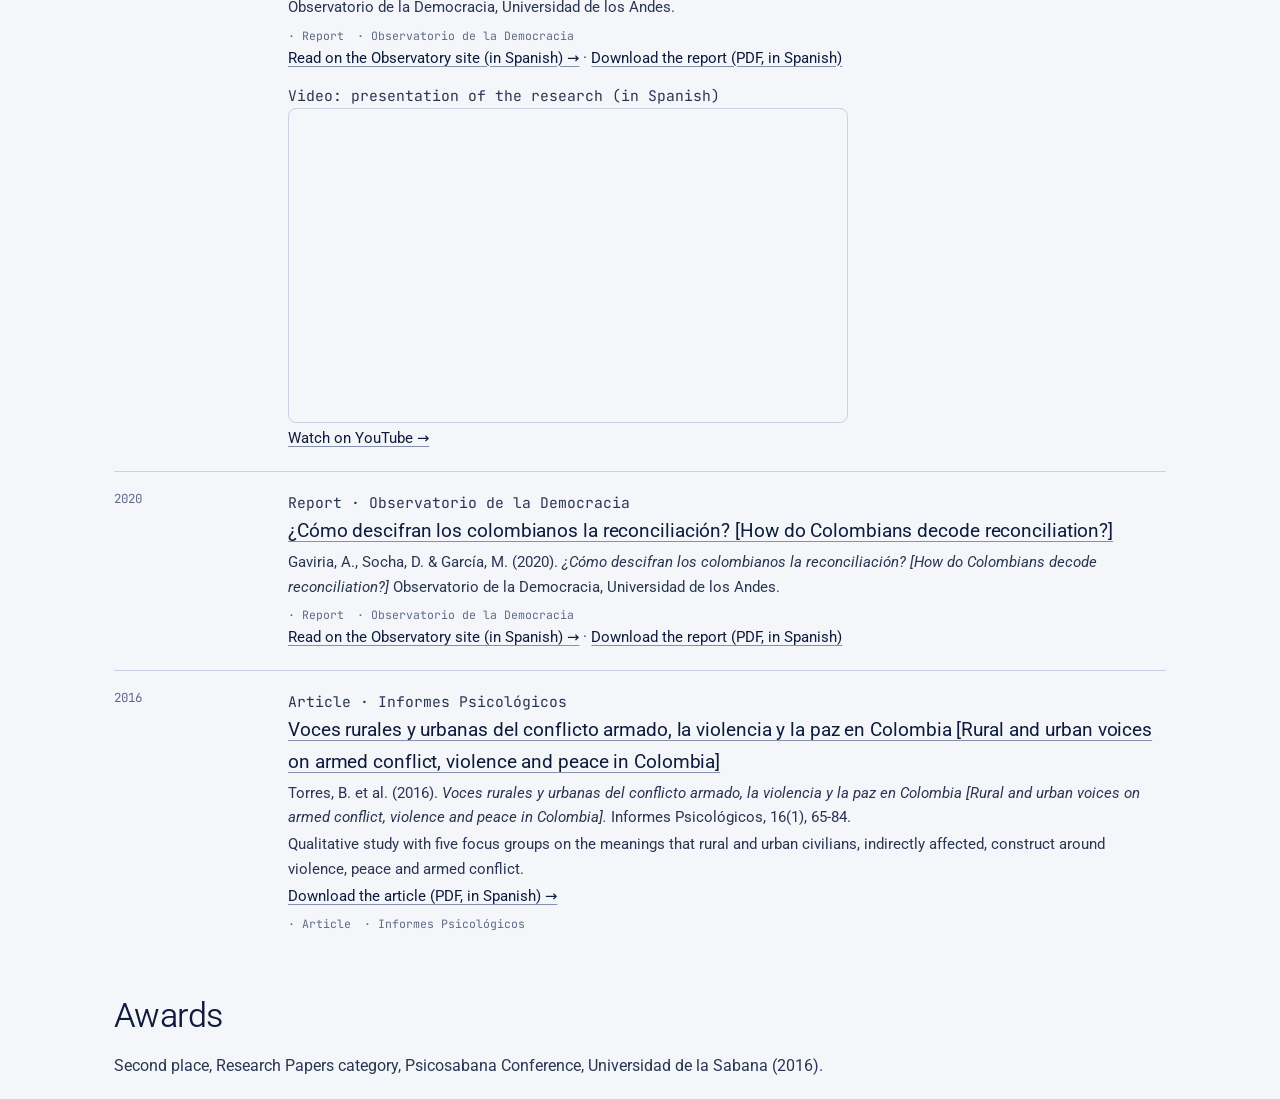
<file: publicaciones.html>
<!doctype html>
<html lang="es"><head><meta charset="utf-8"><meta name="viewport" content="width=device-width,initial-scale=1">
<title>Publicaciones · Alejo Socha</title>
<meta http-equiv="refresh" content="0; url=tesis.html#publicaciones">
<link rel="canonical" href="https://dalejandro0506.github.io/tesis.html">
</head><body><p>Esta página se movió a <a href="tesis.html#publicaciones">Trayectoria académica</a>.</p></body></html>
</file>
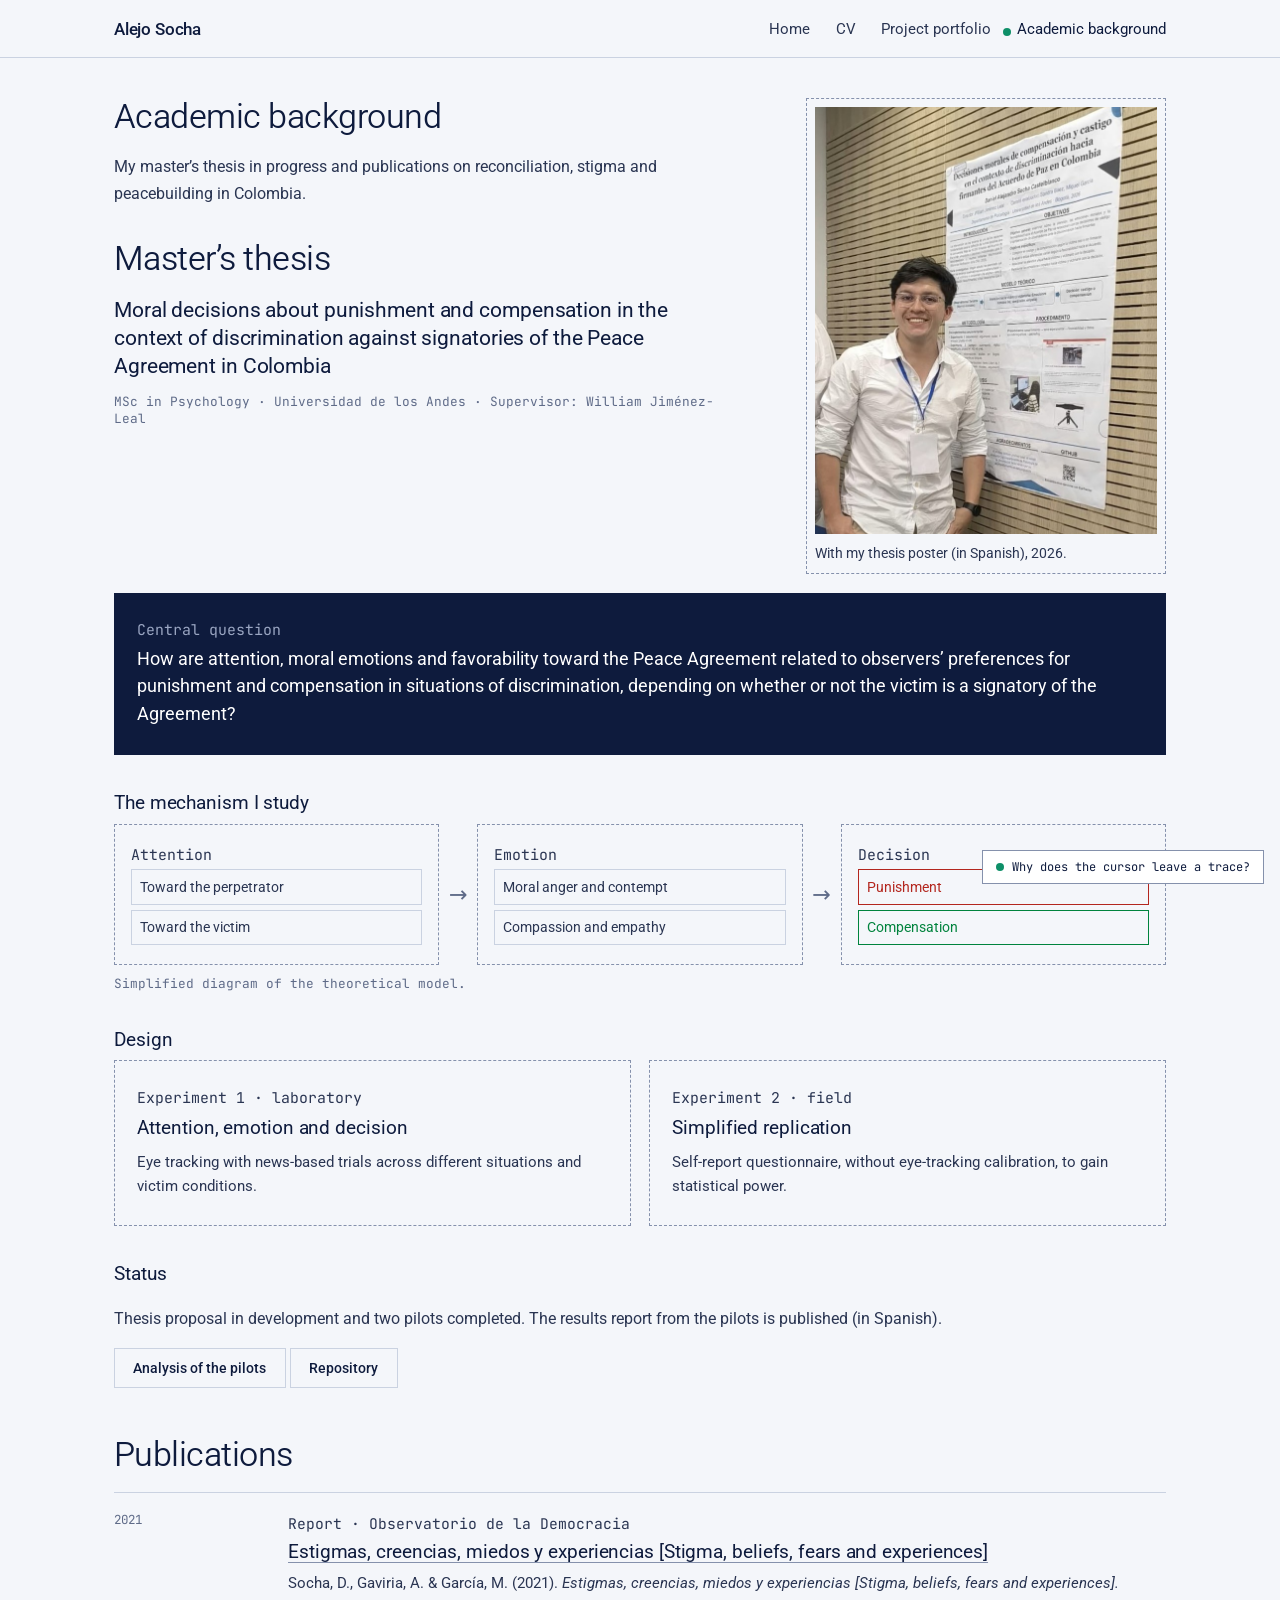
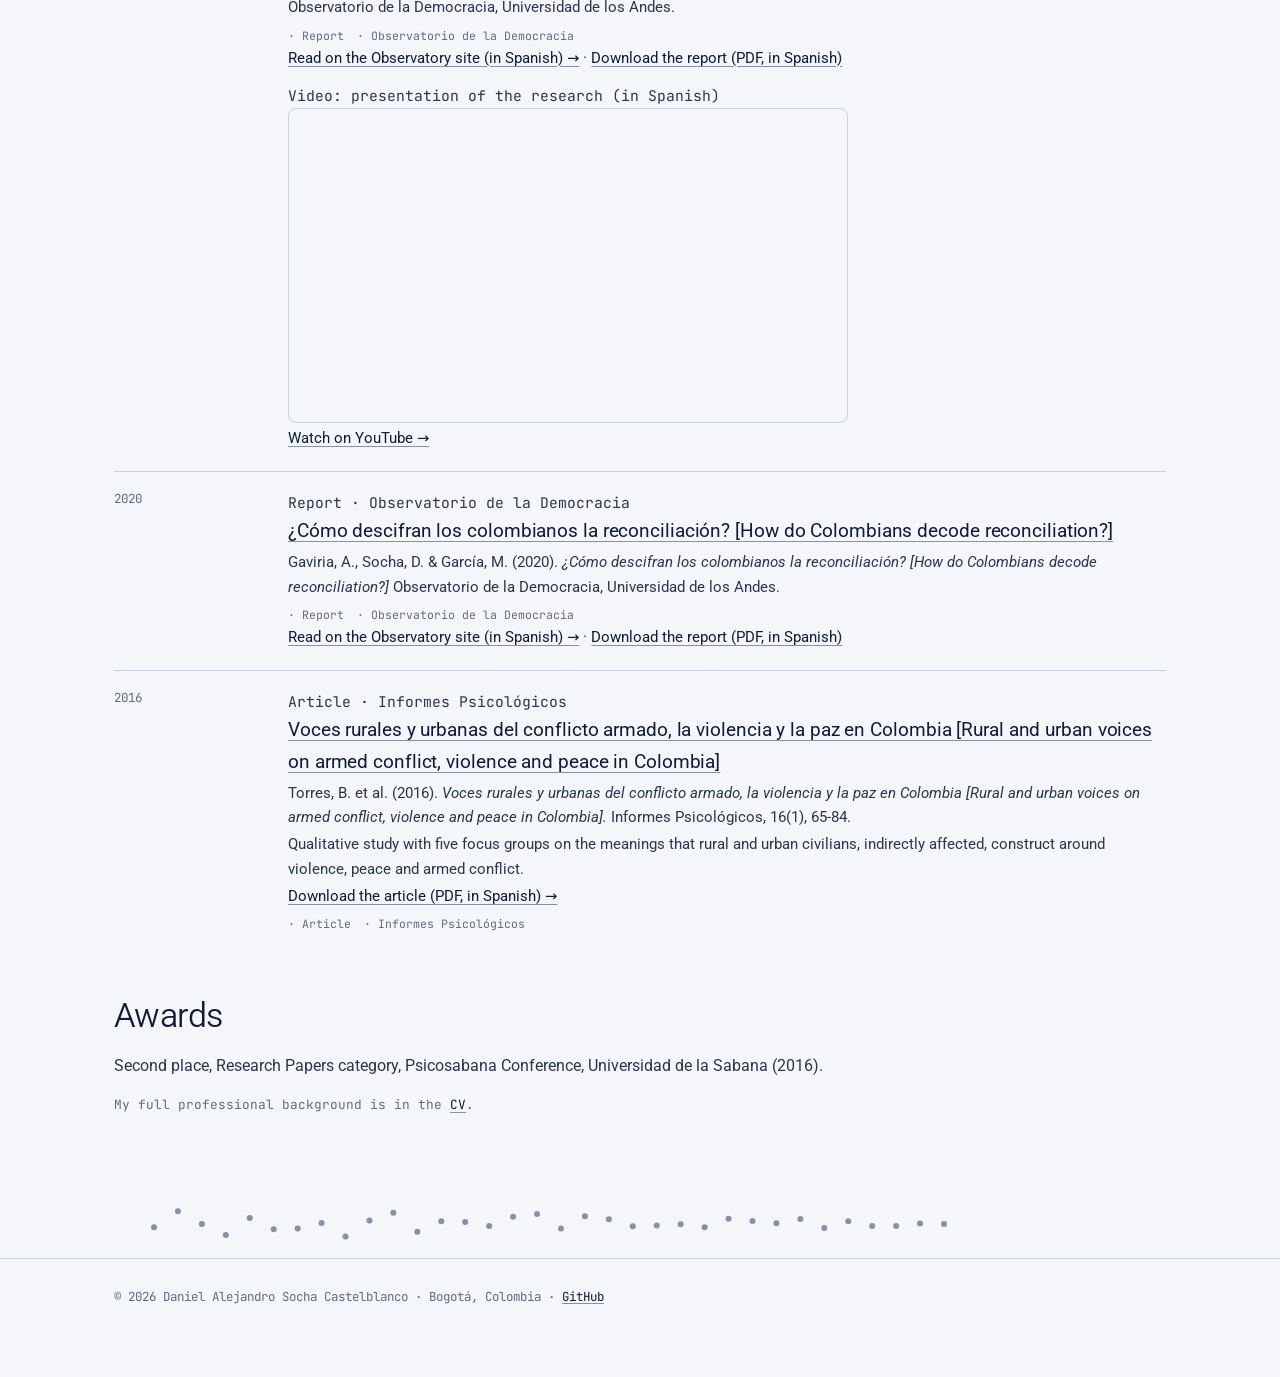
<file: tesis.html>
<!doctype html>
<html lang="en"><head><meta charset="utf-8"><meta name="viewport" content="width=device-width,initial-scale=1">
<title>Academic background · Alejo Socha</title>
<meta name="description" content="Academic background of Daniel Alejandro Socha Castelblanco: master’s thesis in Psychology on moral decisions and discrimination, and publications on reconciliation, stigma and peace in Colombia.">
<link rel="stylesheet" href="style.css"><link rel="stylesheet" href="portafolio.css"></head><body>
<header class="nav"><div class="wrap"><a class="brand" href="index.html">Alejo Socha</a><nav><ul><li><a href="index.html">Home</a></li><li><a href="cv.html">CV</a></li><li><a href="proyectos.html">Project portfolio</a></li><li><a href="tesis.html" class="active">Academic background</a></li></ul></nav></div></header>
<main><div class="wrap">

<div class="profile poster-row">
<div>
<h2>Academic background</h2>
<p class="intro">My master’s thesis in progress and publications on reconciliation, stigma and peacebuilding in Colombia.</p>

<h2 id="tesis">Master’s thesis</h2>
<h3 style="font-size:1.3rem;line-height:1.35">Moral decisions about punishment and compensation in the context of discrimination against signatories of the Peace Agreement in Colombia</h3>
<p class="meta">MSc in Psychology · Universidad de los Andes · Supervisor: William Jiménez-Leal</p>
</div>
<div class="poster"><figure class="photo" oncontextmenu="return false"><img draggable="false" src="img/WhatsApp%20Image%202026-11-25%20at%201.41.53%20PM.jpeg" alt="Alejo Socha standing next to his master’s thesis poster" width="689" height="919"><figcaption>With my thesis poster (in Spanish), 2026.</figcaption></figure></div>
</div>
<div class="cards" style="margin-top:1.2rem">
<div class="card dark" style="grid-column:1/-1"><p class="label">Central question</p><p style="font-size:1.15rem;line-height:1.5;color:#fff">How are attention, moral emotions and favorability toward the Peace Agreement related to observers’ preferences for punishment and compensation in situations of discrimination, depending on whether or not the victim is a signatory of the Agreement?</p></div>
</div>

<h3 style="margin-top:2rem">The mechanism I study</h3>
<div class="flow">
<div class="card"><p class="label">Attention</p><div>Toward the perpetrator</div><div>Toward the victim</div></div><span class="arrow">→</span>
<div class="card"><p class="label">Emotion</p><div>Moral anger and contempt</div><div>Compassion and empathy</div></div><span class="arrow">→</span>
<div class="card"><p class="label">Decision</p><div style="border-color:#B3261E;color:#B3261E">Punishment</div><div style="border-color:#00833D;color:#00833D">Compensation</div></div>
</div>
<p class="meta" style="margin-top:.6rem">Simplified diagram of the theoretical model.</p>

<h3 style="margin-top:2rem">Design</h3>
<div class="cards">
<div class="card"><p class="label">Experiment 1 · laboratory</p><h3>Attention, emotion and decision</h3><p>Eye tracking with news-based trials across different situations and victim conditions.</p></div>
<div class="card"><p class="label">Experiment 2 · field</p><h3>Simplified replication</h3><p>Self-report questionnaire, without eye-tracking calibration, to gain statistical power.</p></div>
</div>

<h3 style="margin-top:2rem">Status</h3>
<p>Thesis proposal in development and two pilots completed. The results report from the pilots is published (in Spanish).</p>
<p><a class="btn" style="color:var(--fg);border-color:var(--line)" href="https://dalejandro0506.github.io/Master_thesis/An%C3%A1lisis%20pilotaje.html">Analysis of the pilots</a>
<a class="btn" style="color:var(--fg);border-color:var(--line)" href="https://github.com/dalejandro0506/Master_thesis">Repository</a></p>

<h2 id="publicaciones">Publications</h2>
<ul class="tl compact">

  <li>
    <div class="when">2021</div>
    <div>
      <p class="label">Report · Observatorio de la Democracia</p>
      <h3><a href="https://obsdemocracia.org/2021/03/24/estigmas-creencias-miedos-y-experiencias/">Estigmas, creencias, miedos y experiencias [Stigma, beliefs, fears and experiences]</a></h3>
      <p>Socha, D., Gaviria, A. &amp; García, M. (2021). <i>Estigmas, creencias, miedos y experiencias [Stigma, beliefs, fears and experiences].</i> Observatorio de la Democracia, Universidad de los Andes.</p>
      <div class="tags"><span class="tag o">Report</span><span class="tag">Observatorio de la Democracia</span></div>
      <p><a href="https://obsdemocracia.org/2021/03/24/estigmas-creencias-miedos-y-experiencias/">Read on the Observatory site (in Spanish) →</a> · <a href="docs/Convivencia_con_excombatientes_.pdf">Download the report (PDF, in Spanish)</a></p>
      <p class="meta" style="margin-top:1rem">Video: presentation of the research (in Spanish)</p>
      <div style="position:relative;aspect-ratio:16/9;max-width:560px;border:1px solid var(--line);border-radius:8px;overflow:hidden"><iframe src="https://www.youtube-nocookie.com/embed/AlQSn0efLT4" title="Stigma, beliefs, fears and experiences (Observatorio de la Democracia)" style="position:absolute;inset:0;width:100%;height:100%;border:0" loading="lazy" allowfullscreen=""></iframe></div>
      <p><a href="https://youtu.be/AlQSn0efLT4">Watch on YouTube →</a></p>
      <!-- COMPLETAR: 1-2 líneas sobre cuál fue tu parte. -->
    </div>
  </li>

  <li>
    <div class="when">2020</div>
    <div>
      <p class="label">Report · Observatorio de la Democracia</p>
      <h3><a href="https://obsdemocracia.org/2020/12/01/878/">¿Cómo descifran los colombianos la reconciliación? [How do Colombians decode reconciliation?]</a></h3>
      <p>Gaviria, A., Socha, D. &amp; García, M. (2020). <i>¿Cómo descifran los colombianos la reconciliación? [How do Colombians decode reconciliation?]</i> Observatorio de la Democracia, Universidad de los Andes.</p>
      <div class="tags"><span class="tag o">Report</span><span class="tag">Observatorio de la Democracia</span></div>
      <p><a href="https://obsdemocracia.org/2020/12/01/878/">Read on the Observatory site (in Spanish) →</a> · <a href="docs/Como_descifran_la_reconciliacion_los_colombianos_73BVTOJ.pdf">Download the report (PDF, in Spanish)</a></p>
      <!-- COMPLETAR: 1-2 líneas sobre cuál fue tu parte. -->
    </div>
  </li>

  <li>
    <div class="when">2016</div>
    <div>
      <p class="label">Article · Informes Psicológicos</p>
      <h3><a href="docs/Dialnet-VocesRuralesYUrbanasDelConflictoArmadoLaViolenciaY-7044243.pdf">Voces rurales y urbanas del conflicto armado, la violencia y la paz en Colombia [Rural and urban voices on armed conflict, violence and peace in Colombia]</a></h3>
      <p>Torres, B. et al. (2016). <i>Voces rurales y urbanas del conflicto armado, la violencia y la paz en Colombia [Rural and urban voices on armed conflict, violence and peace in Colombia].</i> Informes Psicológicos, 16(1), 65-84.</p>
      <p>Qualitative study with five focus groups on the meanings that rural and urban civilians, indirectly affected, construct around violence, peace and armed conflict.</p>
      <p><a href="docs/Dialnet-VocesRuralesYUrbanasDelConflictoArmadoLaViolenciaY-7044243.pdf">Download the article (PDF, in Spanish) →</a></p>
      <div class="tags"><span class="tag o">Article</span><span class="tag">Informes Psicológicos</span></div>
      <!-- COMPLETAR: 1-2 líneas sobre cuál fue tu parte. -->
    </div>
  </li>

</ul>

<h2>Awards</h2>
<p>Second place, Research Papers category, Psicosabana Conference, Universidad de la Sabana (2016).</p>
<p class="meta">My full professional background is in the <a href="cv.html">CV</a>.</p>
</div></main>
<footer><div class="wrap">© 2026 Daniel Alejandro Socha Castelblanco · Bogotá, Colombia · <a href="https://github.com/dalejandro0506">GitHub</a></div></footer>
<script src="gaze.js" defer=""></script>

</body></html>
</file>
<file: style.css>
@import url("https://fonts.googleapis.com/css2?family=Roboto:ital,wght@0,300..500;1,300..500&family=JetBrains+Mono:wght@400&display=swap");
:root{
  --navy:#0E1B3D; --navy-2:#16264f; --bg:#F4F6FA; --card:#FFFFFF; --line:#CAD2E1; --dash:#8591AC;
  --fg:#0E1B3D; --muted:#2A3552; --soft:#5F6B88; --acc:#0E8F68; --acc2:#0A6F51; --hl:#DCE3F1;
  --green:#0E8F68; --red:#A8322F; --gold:#B7791F; --blue:#1F4E9E;
  --display:"Roboto",system-ui,Arial,sans-serif; --sans:"Roboto",system-ui,Arial,sans-serif; --mono:"JetBrains Mono",ui-monospace,Menlo,monospace;
}
@media (prefers-color-scheme:dark){
  :root{--bg:#0A1226; --card:#101A35; --line:#26324e; --dash:#4A5B80; --fg:#ECEFF7; --muted:#C3CBDC; --soft:#97A2BC; --navy:#060B18; --navy-2:#16213b; --acc:#2FC594; --acc2:#5ED6AE; --hl:#1B2847; --green:#2FC594; --red:#ff7a72; --blue:#7DB0F0}
}
*{box-sizing:border-box}
html{scroll-behavior:smooth;scroll-padding-top:5.5rem}
body{margin:0;background:var(--bg);color:var(--muted);font-family:var(--sans);line-height:1.65;font-size:16px;-webkit-font-smoothing:antialiased}
a{color:var(--fg);text-decoration:underline;text-decoration-color:var(--dash);text-underline-offset:.2em} a:hover{text-decoration-color:var(--acc);color:var(--acc2)}
.wrap{max-width:1100px;margin:0 auto;padding:0 1.5rem}
header.nav{position:sticky;top:0;z-index:30;background:var(--bg);color:var(--fg);border-bottom:1px solid var(--line)}
header.nav .wrap{display:flex;justify-content:space-between;align-items:center;flex-wrap:wrap;gap:.4rem 1.5rem;padding-top:1rem;padding-bottom:.9rem}
.brand{font:500 1.05rem var(--display);letter-spacing:-.01em;color:var(--fg);text-decoration:none}
.brand:hover{text-decoration:none;color:var(--fg)}
.nav ul{list-style:none;display:flex;gap:1.6rem;margin:0;padding:0;flex-wrap:wrap}
.nav li a{position:relative;color:var(--muted);font-size:.92rem;text-decoration:none;padding-bottom:.1rem}
.nav li a:hover{color:var(--fg);text-decoration:none}
.nav li a.active{color:var(--fg);border:0}
.nav li a.active::before{content:"";position:absolute;left:-.9rem;top:.55em;width:.5rem;height:.5rem;border-radius:50%;background:var(--acc)}
.hero{background:var(--bg);color:var(--fg);padding:3.2rem 0 3.6rem}
.hero .wrap{display:grid;grid-template-columns:1.5fr 1fr;gap:3rem;align-items:end}
.eyebrow{font:400 .8rem var(--mono);letter-spacing:0;text-transform:none;color:var(--soft);margin:0 0 1.1rem}
h1{font-family:var(--display);font-weight:340;font-size:clamp(2.4rem,5.4vw,4.1rem);line-height:1.04;letter-spacing:-.025em;margin:0 0 1.2rem;color:var(--fg)}
h1 em{font-style:italic}
h1 .raw{font:400 .82em var(--mono);letter-spacing:-.04em;color:var(--soft);background:linear-gradient(transparent 62%,var(--hl) 62%);padding:0 .08em}
h1 .dec{color:var(--acc)}
.hero p.lead{color:var(--muted);font-size:1.12rem;margin:0 0 1.6rem;max-width:36rem}
.hero .btns{display:flex;gap:.7rem;flex-wrap:wrap}
.btn{display:inline-flex;align-items:center;gap:.6rem;border:1px solid var(--fg);border-radius:0;padding:.65rem 1.15rem;font:500 .9rem var(--sans);color:var(--fg);text-decoration:none;background:transparent}
.btn:hover{background:var(--acc);border-color:var(--acc);color:#fff;text-decoration:none}
.btn.solid{background:var(--fg);color:var(--bg)}
.btn.solid::before{content:"";width:.5rem;height:.5rem;border-radius:50%;background:var(--acc)}
.btn.solid:hover{background:var(--acc);color:#fff}
.btn.solid:hover::before{background:#fff}
.stats{display:grid;grid-template-columns:1fr 1fr;gap:.9rem}
.stat{background:transparent;border:1px dashed var(--dash);border-radius:0;padding:.9rem 1rem}
.stat b{display:block;font:340 2rem/1.1 var(--display);color:var(--fg);letter-spacing:-.02em}
.stat span{font-size:.78rem;color:var(--soft);line-height:1.35;display:block;margin-top:.3rem}
main{padding:2.5rem 0 4rem}
h2{font-family:var(--display);font-weight:340;font-size:clamp(1.6rem,3vw,2.1rem);letter-spacing:-.015em;line-height:1.15;margin:3rem 0 1.1rem;color:var(--fg)}
h2:first-child{margin-top:0}
h3{font-family:var(--display);font-weight:400;font-size:1.2rem;letter-spacing:-.005em;margin:0 0 .3rem;color:var(--fg)}
.label{font:400 .72rem var(--mono);letter-spacing:0;text-transform:none;color:var(--soft);margin:0 0 .5rem}
.cards{display:grid;grid-template-columns:repeat(auto-fit,minmax(280px,1fr));gap:1.1rem}
.card{background:transparent;border:1px dashed var(--dash);border-radius:0;padding:1.3rem 1.4rem;transition:border-color .2s,background .2s}
.card:hover{border-color:var(--acc);background:color-mix(in srgb,var(--acc) 5%,transparent)}
.card p{margin:.35rem 0;font-size:.93rem;color:var(--muted)}
.card.dark{background:var(--navy);color:#E8ECF5;border:1px solid var(--navy)}
.card.dark h3{color:#fff}
.card.dark p{color:#CBD3E6}
.card.dark .label{color:#9AA6C2}
.tags{display:flex;flex-wrap:wrap;gap:.35rem .8rem;margin-top:.8rem}
.tag{font:400 .72rem var(--mono);border-radius:0;padding:0;color:var(--soft);background:transparent;border:0}
.tag::before{content:"· "}
.tag.g{color:var(--acc2)} .tag.r{color:var(--red)} .tag.b{color:var(--blue)}
.tag.o{background:transparent;color:var(--soft);border:0}
.card.dark .tag{color:#B8C2DA}
.tl{list-style:none;margin:0;padding:0}
.tl>li{display:grid;grid-template-columns:150px 1fr;gap:1.5rem;padding:1.4rem 0;border-top:1px solid var(--line)}
.tl .when{font:400 .78rem var(--mono);color:var(--soft)}
.tl .org{font-size:.92rem;color:var(--soft);margin:0 0 .5rem}
.tl ul{margin:.4rem 0 0;padding-left:1.1rem;font-size:.93rem;color:var(--muted)}
.tl ul li{margin:.25rem 0}
.meta{color:var(--soft);font:400 .8rem var(--mono)}
.flow{display:grid;grid-template-columns:1fr auto 1fr auto 1fr;gap:.6rem;align-items:stretch}
.flow .arrow{align-self:center;color:var(--soft);font-size:1.4rem}
.flow .card{padding:.9rem 1rem}
.flow .card div{font-size:.85rem;padding:.35rem .5rem;margin:.3rem 0;border:1px solid var(--line);border-radius:0;background:var(--bg)}
.flow .red div{border-color:var(--red);color:var(--red)} .flow .grn div{border-color:var(--green);color:var(--acc2)}
table{border-collapse:collapse;width:100%;font-size:.88rem;background:var(--card)}
th{background:var(--navy);color:#fff;text-align:left;padding:.55rem .7rem;font:500 .78rem var(--sans)}
td{padding:.55rem .7rem;border-top:1px solid var(--line);color:var(--muted)}
footer{border-top:1px solid var(--line);padding:1.8rem 0 4.5rem;color:var(--soft);font:400 .78rem var(--mono)}
::selection{background:var(--acc);color:#fff}
:focus-visible{outline:2px solid var(--acc);outline-offset:2px}
@media(max-width:760px){
  .hero .wrap{grid-template-columns:1fr} 
  .tl>li{grid-template-columns:1fr;gap:.3rem}
  .flow{grid-template-columns:1fr}.flow .arrow{transform:rotate(90deg);justify-self:center}
  html{scroll-padding-top:7rem}
  header.nav .wrap{padding-top:.6rem;padding-bottom:.6rem;gap:.2rem 1rem}
  .nav ul{gap:.3rem .8rem}.nav li a{font-size:.78rem}.nav li a.active::before{display:none}.nav li a.active{border-bottom:2px solid var(--acc)}
}
@media (prefers-reduced-motion:reduce){*{transition:none!important;scroll-behavior:auto!important}}

/* Home photo */
.hero .wrap.hero-with-photo{grid-template-columns:minmax(0,36rem) 260px;justify-content:start;column-gap:4.5rem;align-items:center}
.hero-photo{margin:0;padding:.5rem;border:1px dashed var(--dash)}
.hero-photo img{display:block;width:100%;height:auto;aspect-ratio:4/5;object-fit:cover;object-position:50% 12%}
@media (max-width:760px){.hero .wrap.hero-with-photo{grid-template-columns:1fr;gap:1.6rem}.hero-photo{order:-1;width:190px;justify-self:center}}
</file>
<file: portafolio.css>
/* Portafolio · complementa style.css (usa sus variables y componentes) */

.intro{max-width:44rem;color:var(--muted);margin:0 0 2rem;font-size:1.02rem}

/* Destacados */
.feat{display:flex;flex-direction:column}
.feat h3{font-size:1.3rem;margin-bottom:.5rem}
.feat .kpis{list-style:none;margin:.8rem 0 0;padding:.8rem 0 0;border-top:1px solid var(--line);display:grid;grid-template-columns:1fr 1fr;gap:.6rem 1rem}
.feat .kpis li{font-size:.78rem;color:var(--soft);line-height:1.3}
.feat .kpis b{display:block;margin-bottom:.2rem;font-family:var(--display);font-weight:normal;font-size:1.4rem;color:var(--fg);line-height:1.1}
.card.dark .kpis{border-top-color:#2a3a63}
.card.dark .kpis li{color:#BFC8D8}
.card.dark .kpis b{color:#fff}
.feat .tags{margin-top:.9rem}
.more-link{margin-top:auto;padding-top:1rem;font-size:.9rem;font-weight:bold}
.card.dark a.more-link{color:#fff}

/* Más proyectos (reutiliza .tl) */
.tl.compact>li{padding:1.1rem 0}
.tl.compact h3{margin-bottom:.2rem}
.tl.compact p{margin:.2rem 0;font-size:.92rem;color:var(--muted)}
.tl.compact .tags{margin-top:.5rem}

/* Páginas de caso */
.back{display:inline-block;font-size:.85rem;margin-bottom:1.2rem;color:var(--blue)}
.facts{display:grid;grid-template-columns:repeat(auto-fit,minmax(170px,1fr));gap:1rem 1.5rem;margin:0 0 2.2rem}
.facts div{border-top:2px solid var(--fg);padding-top:.5rem}
.facts dt{font-size:.68rem;letter-spacing:.14em;text-transform:uppercase;color:var(--soft)}
.facts dd{margin:.2rem 0 0;font-size:.92rem;color:var(--fg)}
.prose{max-width:44rem}
.prose p{color:var(--muted);margin:.6rem 0}
.prose ul{color:var(--muted);padding-left:1.2rem}
.prose ul li{margin:.35rem 0}
.case-nav{display:flex;justify-content:space-between;gap:1rem;flex-wrap:wrap;margin-top:3rem;padding-top:1.2rem;border-top:1px solid var(--line);font-size:.9rem}
.note{font-size:.85rem;color:var(--soft);border-left:3px solid var(--line);padding:.2rem 0 .2rem .9rem;margin:1.5rem 0;max-width:44rem}
.shot{border:1px dashed var(--line);border-radius:8px;padding:2.2rem 1rem;text-align:center;color:var(--soft);font-size:.85rem;background:var(--card)}

@media (max-width:720px){
  .hero .wrap{grid-template-columns:1fr;gap:1.8rem}
  .tl>li{grid-template-columns:1fr;gap:.3rem}
  .flow{grid-template-columns:1fr}
  .flow .arrow{transform:rotate(90deg);justify-self:center}
}

/* Galerías de capturas */
.gallery{display:grid;grid-template-columns:repeat(auto-fit,minmax(320px,1fr));gap:1.4rem;margin:0 0 1rem}
.gallery figure{margin:0}
.gallery img,.thumbs img{display:block;width:100%;height:auto;border:1px solid var(--line);border-radius:8px;background:#fff}
.gallery figcaption{font-size:.85rem;color:var(--muted);margin-top:.5rem}
.thumbs{display:flex;flex-wrap:wrap;gap:.7rem;margin-top:.8rem}
.thumbs a{display:block;width:210px}
.thumbs img{height:125px;object-fit:cover;object-position:top left}
.thumbs a:hover img{border-color:var(--blue)}
.card .cover{display:block;margin:-1.1rem -1.3rem .9rem;border-bottom:1px solid var(--line)}
.card .cover img{display:block;width:100%;height:150px;object-fit:cover;object-position:top left;border-radius:8px 8px 0 0}
@media (max-width:720px){.thumbs a{width:calc(50% - .35rem)}}

/* Categorías y estado */
.card.dark .tag.o{color:#D9DFEA;border-color:#3a4a73}
.legend{font-size:.8rem;color:var(--soft);margin:0 0 1.6rem;line-height:2}
.legend .tag{margin-right:.3rem}


/* Rediseño: azul marino + esmeralda */
.gallery img,.thumbs img{border-radius:0}
.card .cover{margin:-1.3rem -1.4rem 1rem}
.card .cover img{border-radius:0}
.thumbs a:hover img{border-color:var(--acc)}
.back{font:400 .8rem var(--mono);color:var(--soft);text-decoration:none}
.back:hover{color:var(--acc2)}
.facts div{border-top:1px solid var(--fg)}
.facts dt{font:400 .7rem var(--mono);letter-spacing:0;text-transform:none}
.feat .kpis b{font-weight:340;letter-spacing:-.02em}
.more-link{font-weight:500}
.note{border-left:2px dashed var(--dash)}

/* Perfil del CV con foto */
.profile{display:grid;grid-template-columns:minmax(0,44rem) 250px;justify-content:space-between;gap:2.5rem;align-items:start;margin-top:3rem}
.profile h2{margin-top:0}
.photo{margin:0;padding:.5rem;border:1px dashed var(--dash)}
.photo img{display:block;width:100%;height:auto;aspect-ratio:4/5;object-fit:cover;object-position:50% 12%}
@media (max-width:760px){.profile{grid-template-columns:1fr;gap:1.4rem}.photo{order:-1;width:190px;justify-self:center}}

/* Foto del póster en Trayectoria académica */
.profile.poster-row{grid-template-columns:minmax(0,38rem) 360px;margin:0 0 1rem}
.poster figcaption{font-size:.85rem;color:var(--muted);margin-top:.5rem}
.poster img{pointer-events:none;-webkit-user-select:none;user-select:none;-webkit-touch-callout:none}
@media (max-width:900px){.profile.poster-row{grid-template-columns:1fr}.poster .photo{order:0;width:auto}.poster{width:100%;max-width:340px;justify-self:center}}

/* Team photo on CV */
.profile:has(.team){grid-template-columns:minmax(0,1fr) minmax(0,420px);justify-content:stretch}
.photo.team img{aspect-ratio:auto;object-fit:contain}
.team figcaption{font:400 .72rem var(--mono);color:var(--soft);margin-top:.5rem}
@media (max-width:900px){.profile:has(.team){grid-template-columns:1fr}.photo.team{order:0;width:100%}}
</file>
